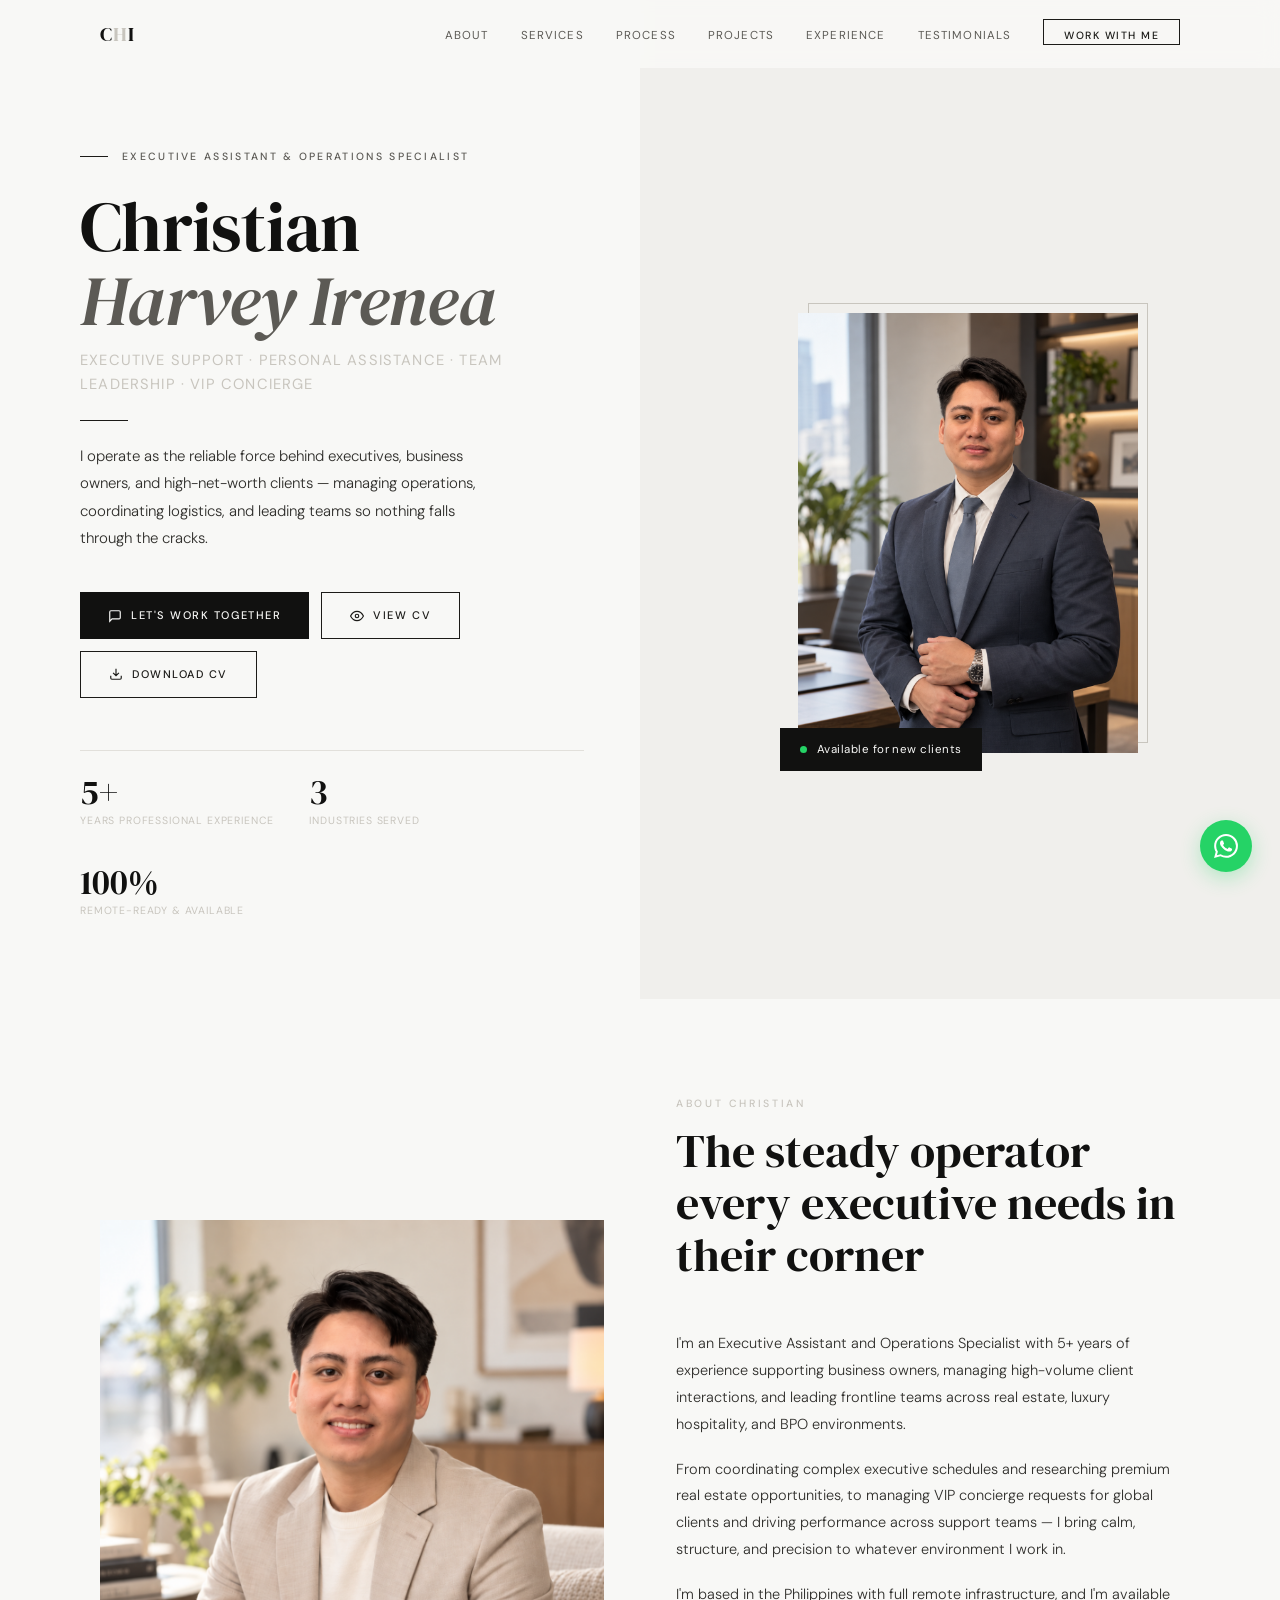
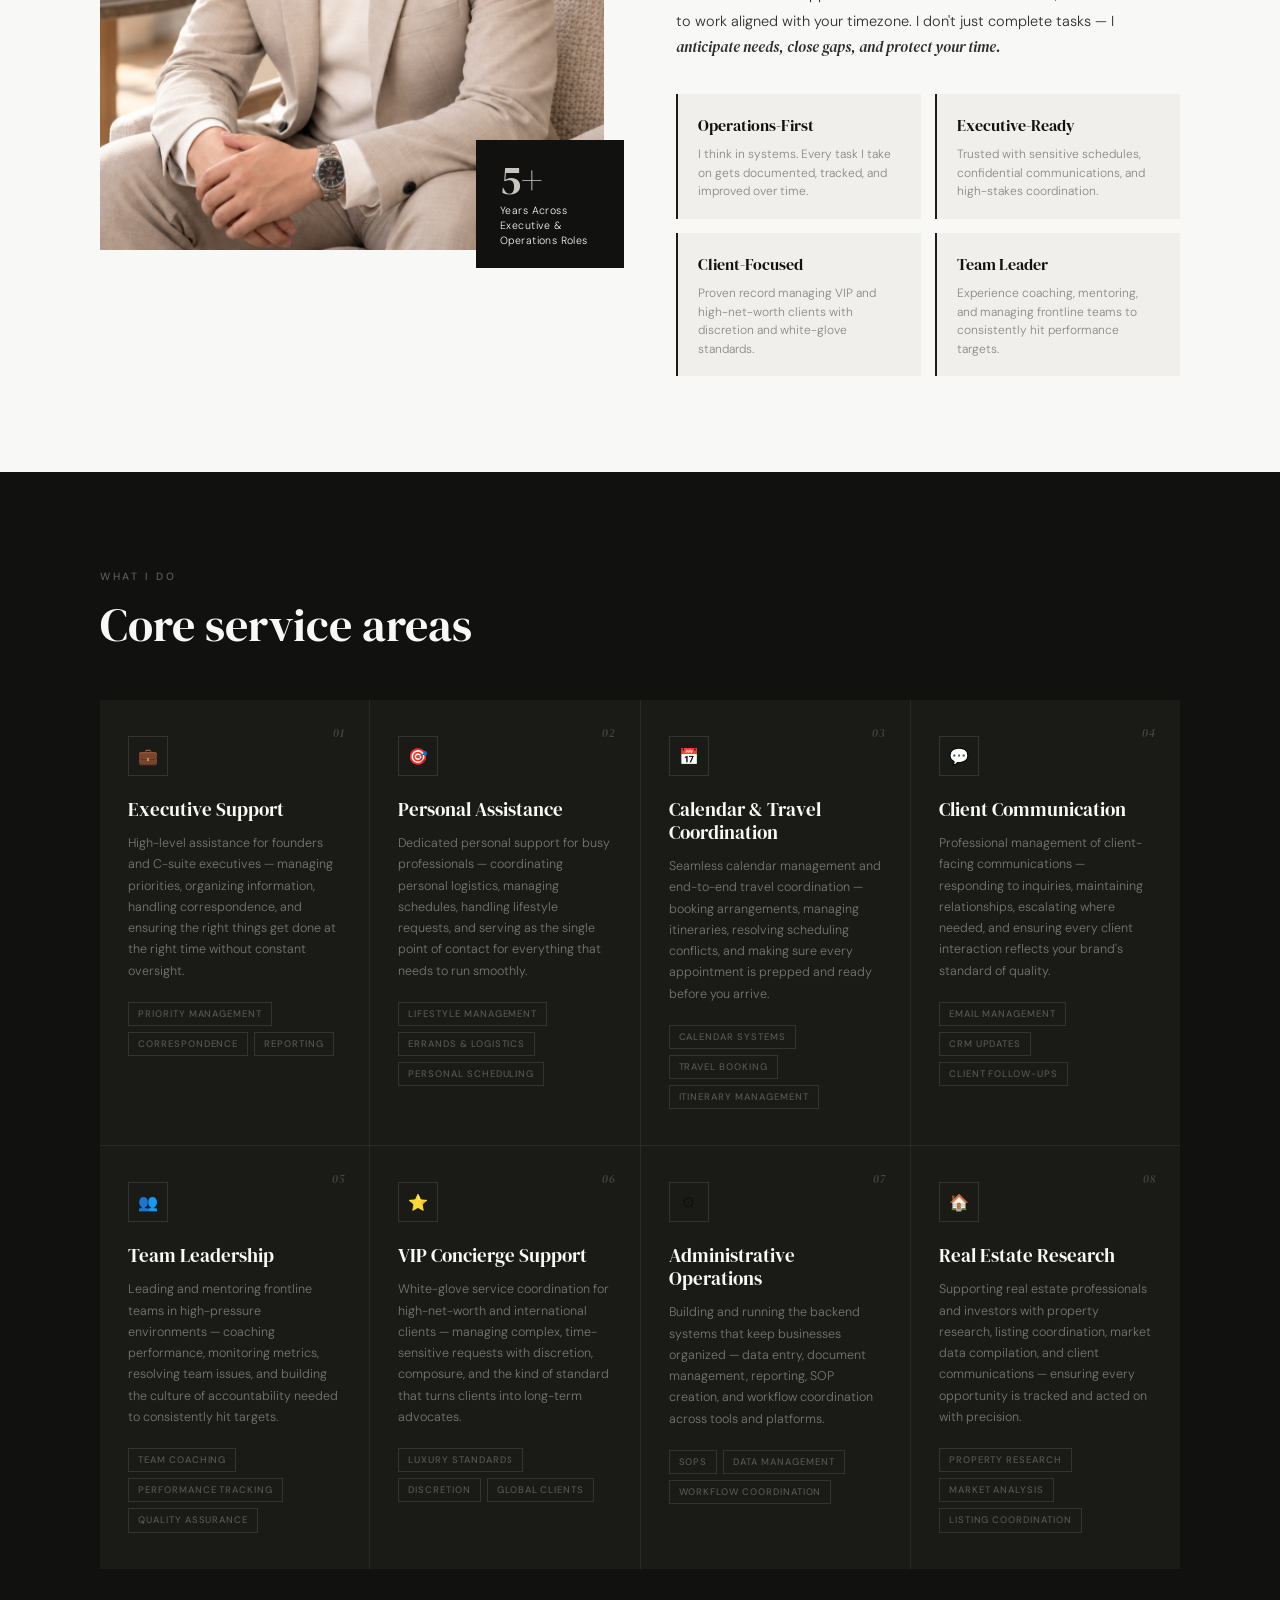
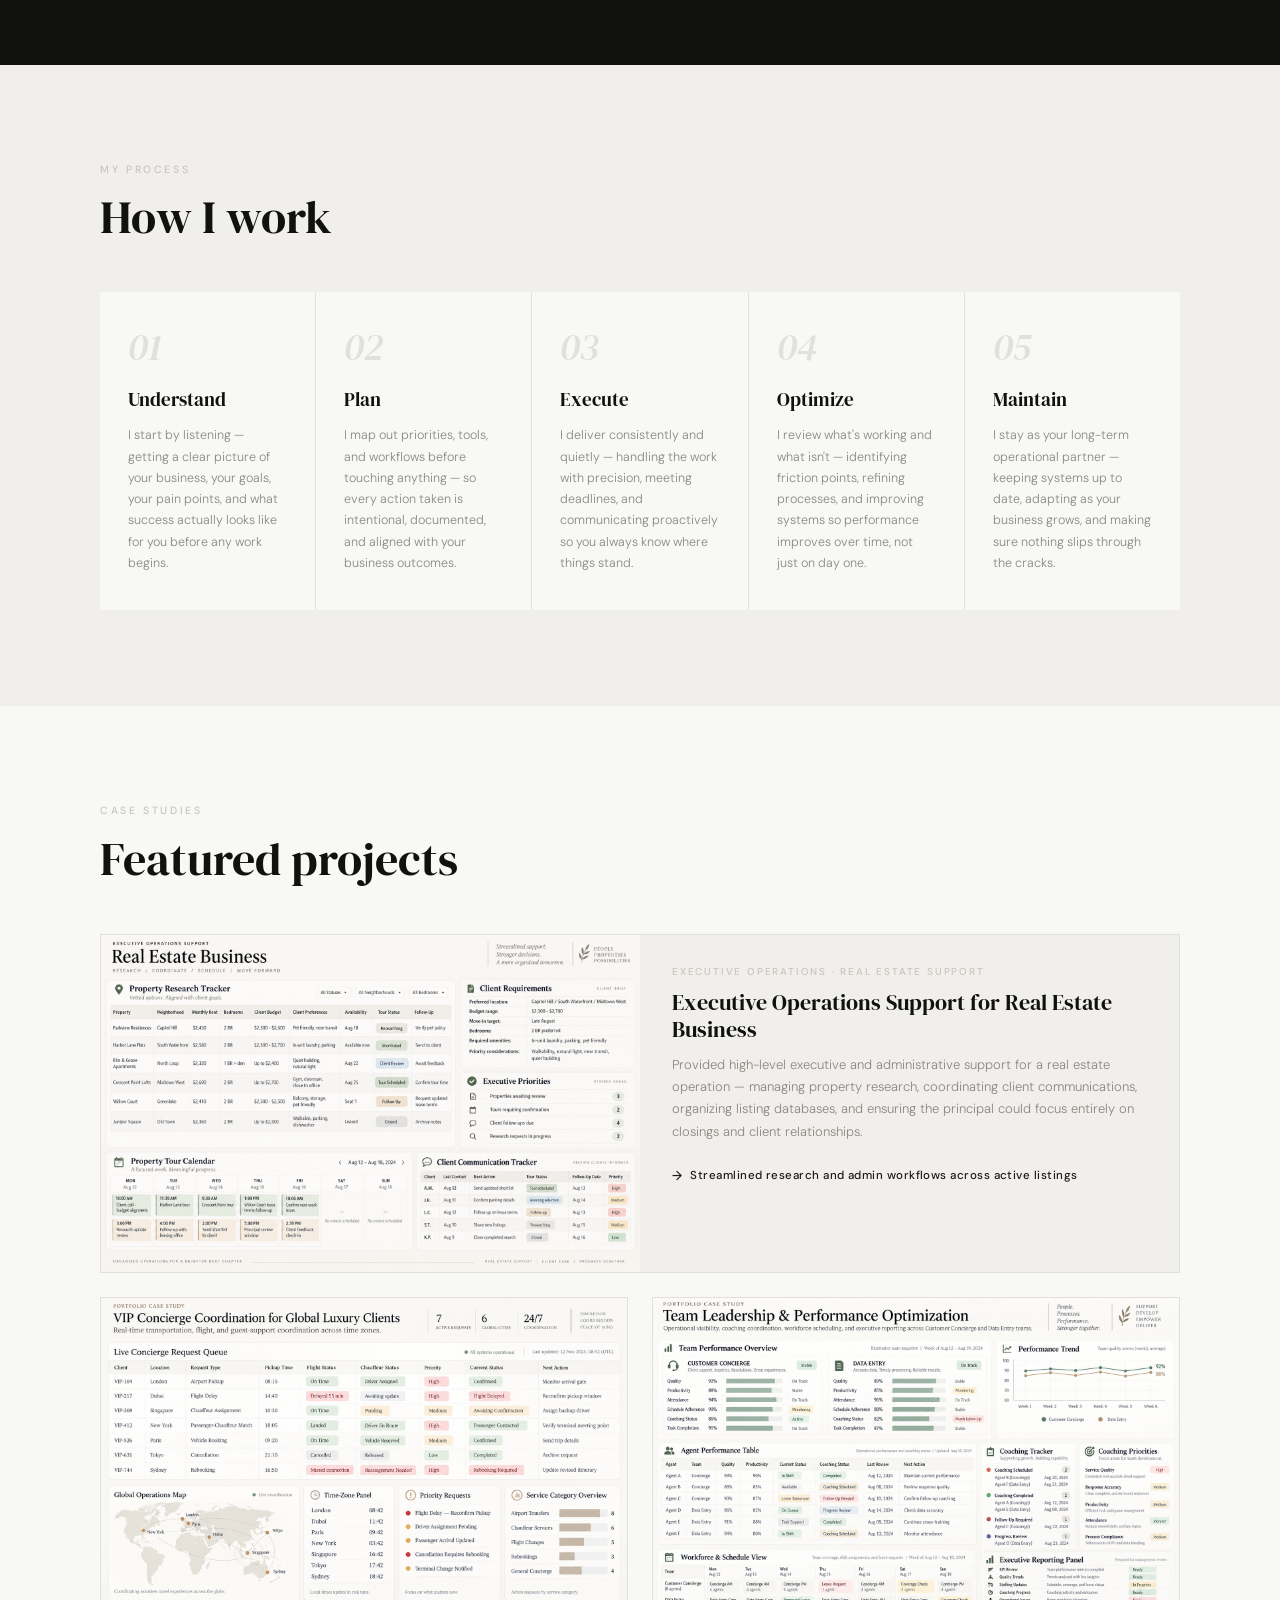
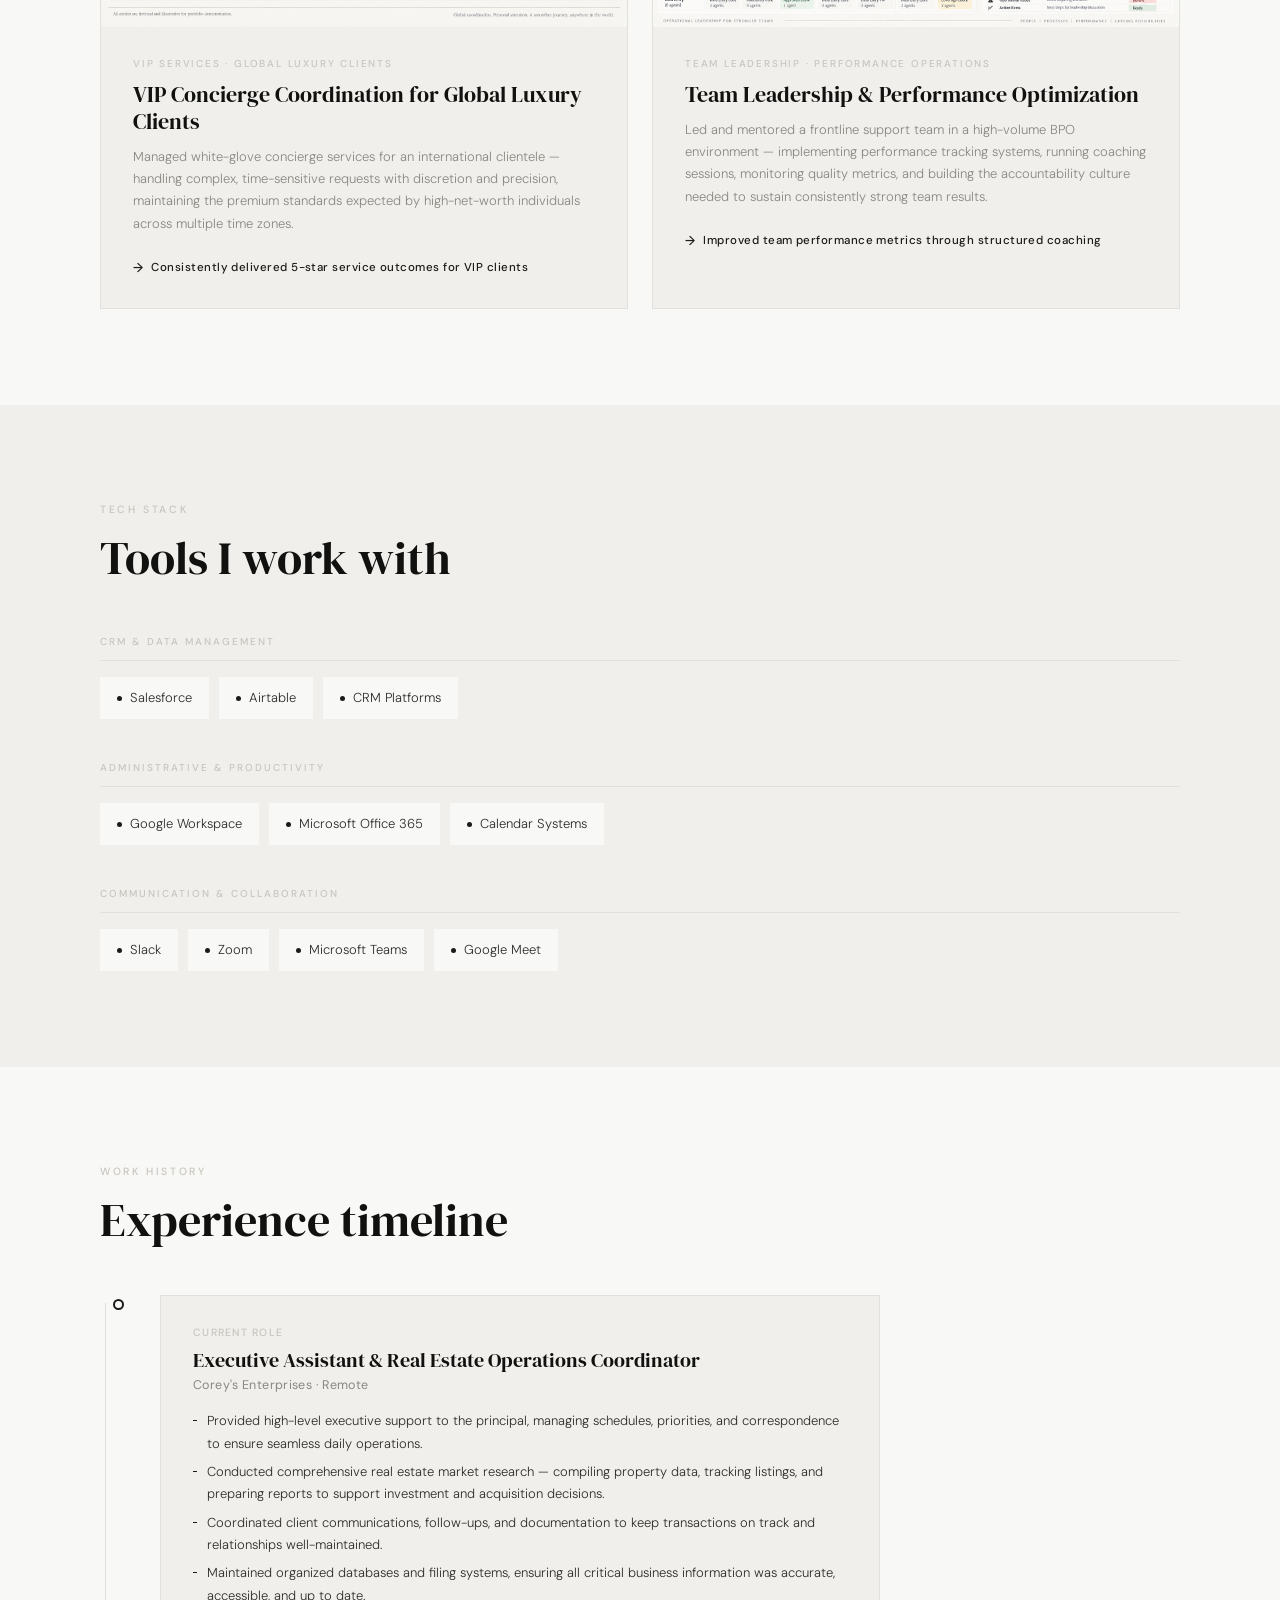
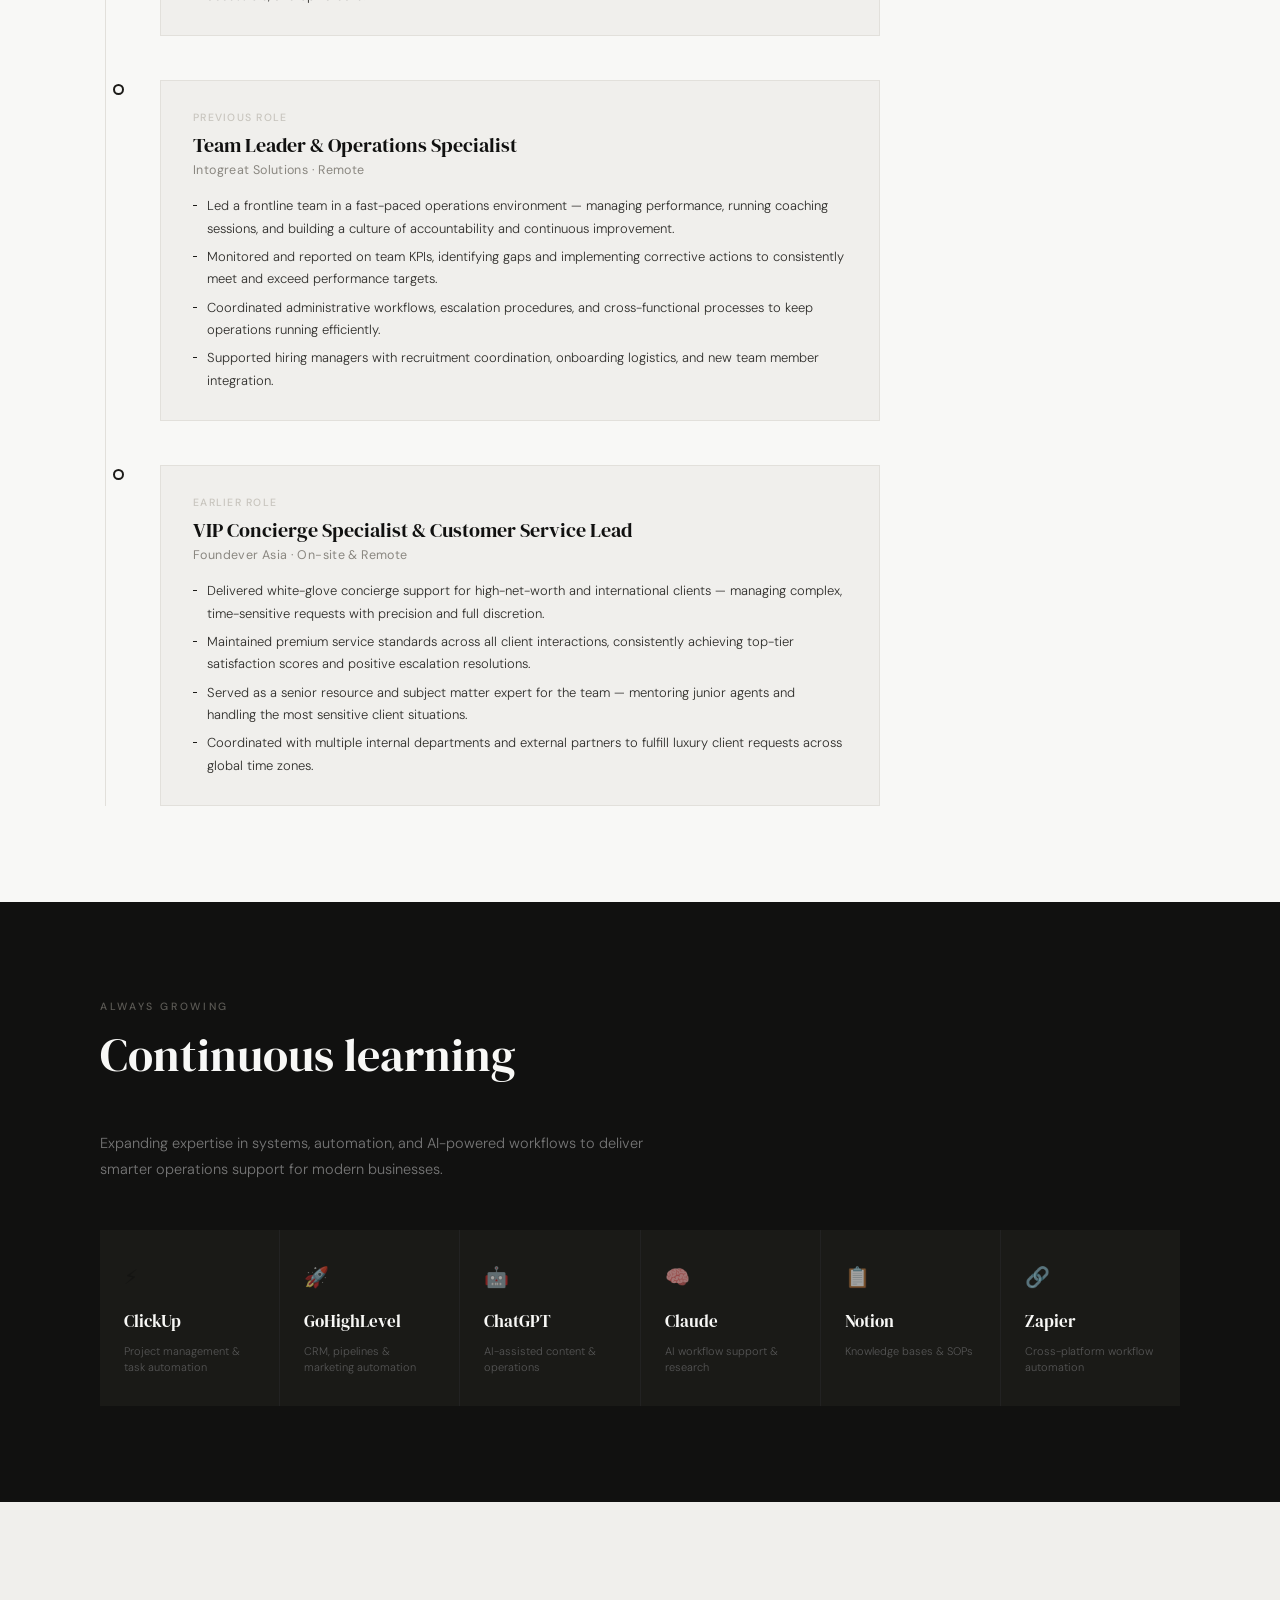
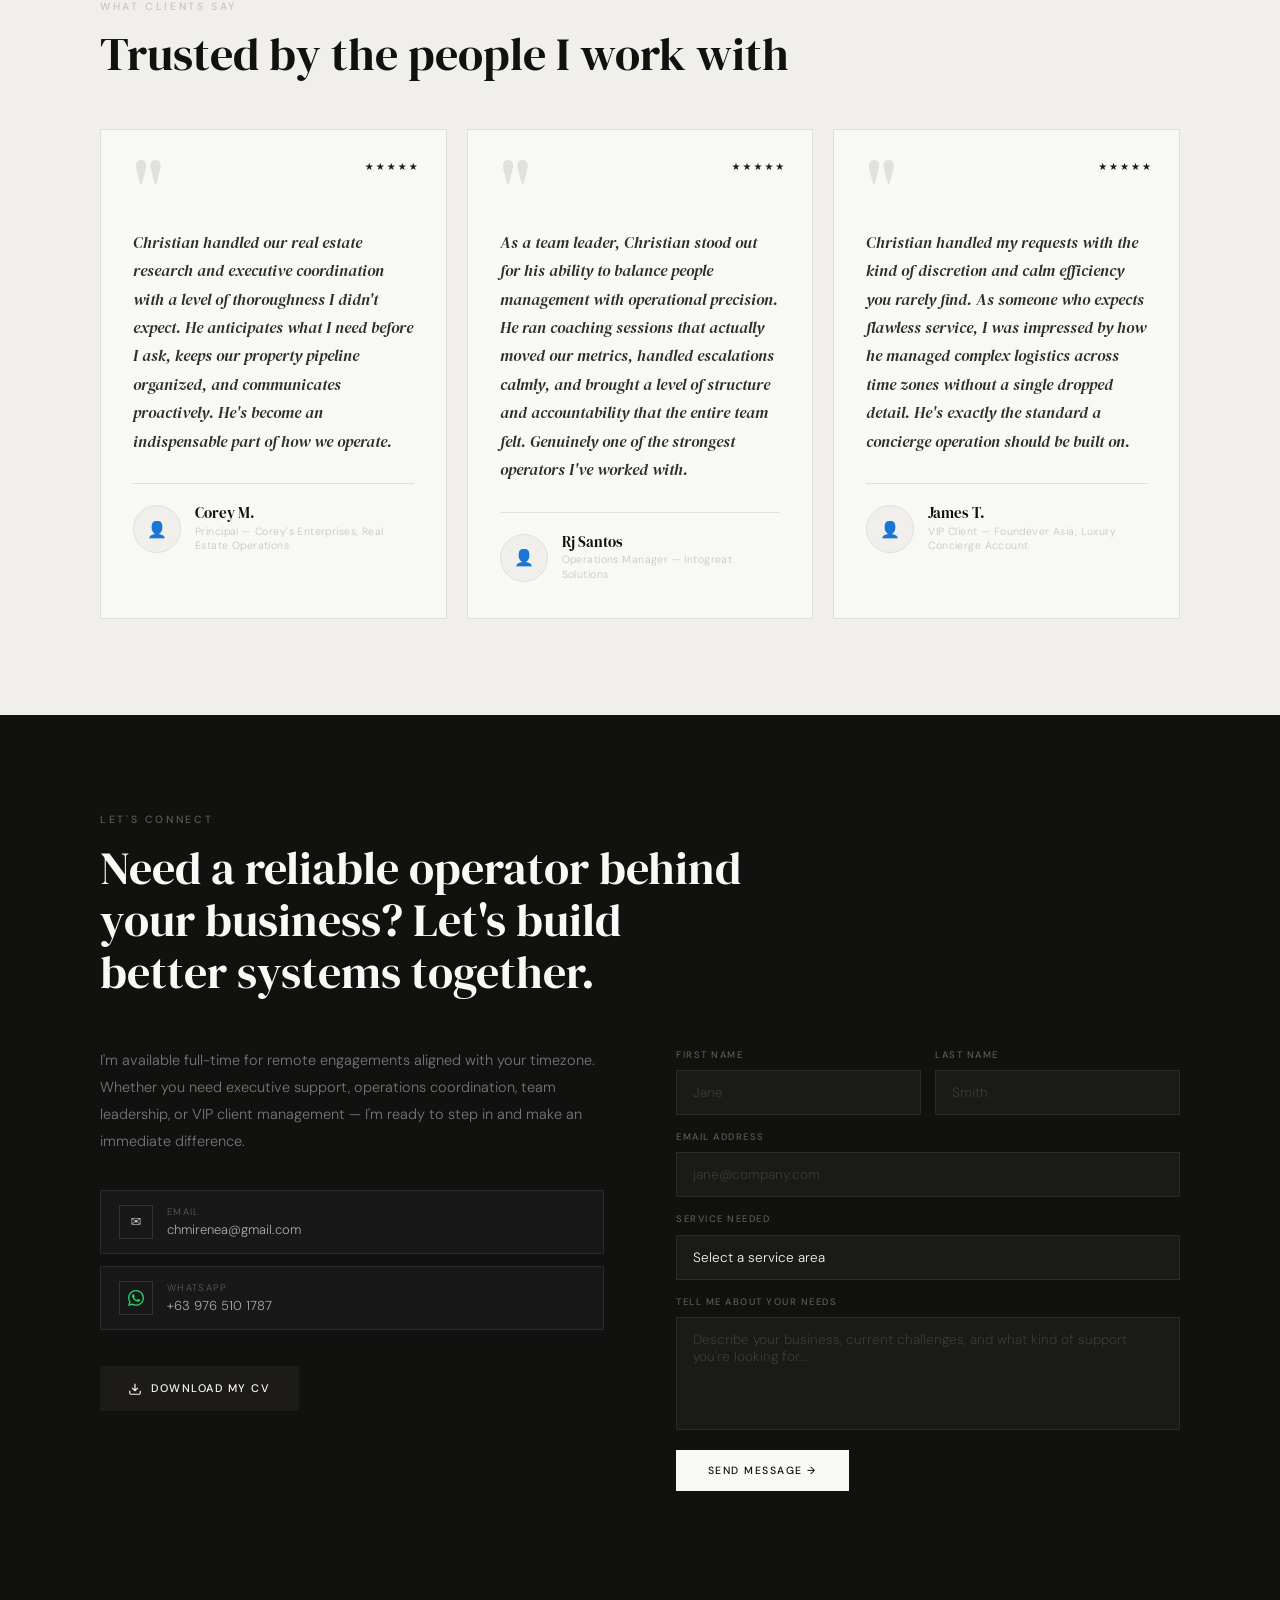
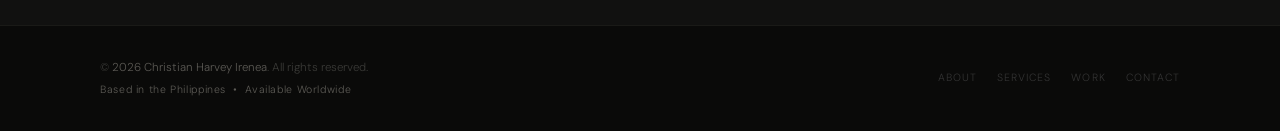
<file: index.html>
<!DOCTYPE html>
<html lang="en">
<head>
  <meta charset="UTF-8" />
  <meta name="viewport" content="width=device-width, initial-scale=1.0" />
  <meta name="description" content="Christian Harvey Irenea — Executive Assistant, Operations Coordinator, and VIP Client Support Specialist available for high-level remote engagements." />
  <meta name="author" content="Christian Harvey Irenea" />
  <meta property="og:title" content="Christian Harvey Irenea — Executive Assistant & Operations" />
  <meta property="og:description" content="Executive Support | Personal Assistance | Team Leadership | VIP Client Concierge. Available worldwide." />
  <meta property="og:type" content="website" />
  <title>Christian Harvey Irenea — Executive Assistant</title>
  <link rel="preconnect" href="https://fonts.googleapis.com" />
  <link rel="preconnect" href="https://fonts.gstatic.com" crossorigin />
  <link href="https://fonts.googleapis.com/css2?family=DM+Serif+Display:ital@0;1&family=DM+Sans:ital,wght@0,300;0,400;0,500;0,600;1,300&display=swap" rel="stylesheet" />
  <link rel="stylesheet" href="style.css" />
</head>
<body>

  <!-- ── FLOATING WHATSAPP ── -->
  <a href="https://api.whatsapp.com/send?phone=639765101787&text=Hi%20Christian%2C%20I%20found%20your%20portfolio%20and%20would%20like%20to%20connect."
     target="_blank"
     rel="noopener noreferrer"
     class="floating-wa"
     aria-label="Chat on WhatsApp">
    <svg width="24" height="24" viewBox="0 0 24 24" fill="white" aria-hidden="true">
      <path d="M17.472 14.382c-.297-.149-1.758-.867-2.03-.967-.273-.099-.471-.148-.67.15-.197.297-.767.966-.94 1.164-.173.199-.347.223-.644.075-.297-.15-1.255-.463-2.39-1.475-.883-.788-1.48-1.761-1.653-2.059-.173-.297-.018-.458.13-.606.134-.133.298-.347.446-.52.149-.174.198-.298.298-.497.099-.198.05-.371-.025-.52-.075-.149-.669-1.612-.916-2.207-.242-.579-.487-.5-.669-.51-.173-.008-.371-.01-.57-.01-.198 0-.52.074-.792.372-.272.297-1.04 1.016-1.04 2.479 0 1.462 1.065 2.875 1.213 3.074.149.198 2.096 3.2 5.077 4.487.709.306 1.262.489 1.694.625.712.227 1.36.195 1.871.118.571-.085 1.758-.719 2.006-1.413.248-.694.248-1.289.173-1.413-.074-.124-.272-.198-.57-.347m-5.421 7.403h-.004a9.87 9.87 0 01-5.031-1.378l-.361-.214-3.741.982.998-3.648-.235-.374a9.86 9.86 0 01-1.51-5.26c.001-5.45 4.436-9.884 9.888-9.884 2.64 0 5.122 1.03 6.988 2.898a9.825 9.825 0 012.893 6.994c-.003 5.45-4.437 9.884-9.885 9.884m8.413-18.297A11.815 11.815 0 0012.05 0C5.495 0 .16 5.335.157 11.892c0 2.096.547 4.142 1.588 5.945L.057 24l6.305-1.654a11.882 11.882 0 005.683 1.448h.005c6.554 0 11.89-5.335 11.893-11.893a11.821 11.821 0 00-3.48-8.413z"/>
    </svg>
  </a>

  <!-- ── NAVIGATION ── -->
  <nav id="main-nav" role="navigation" aria-label="Main navigation">
    <div class="nav-inner">
      <a href="#hero" class="nav-logo">C<span>H</span>I</a>
      <ul class="nav-links" role="list">
        <li><a href="#about">About</a></li>
        <li><a href="#services">Services</a></li>
        <li><a href="#how-i-work">Process</a></li>
        <li><a href="#projects">Projects</a></li>
        <li><a href="#experience">Experience</a></li>
        <li><a href="#testimonials">Testimonials</a></li>
        <li><a href="#contact" class="nav-cta">Work With Me</a></li>
      </ul>
      <button class="hamburger" id="hamburger" aria-label="Open navigation menu" aria-expanded="false">
        <span></span><span></span><span></span>
      </button>
    </div>
  </nav>

  <!-- ── MOBILE MENU ── -->
  <div class="mobile-menu" id="mobile-menu" role="dialog" aria-label="Mobile navigation">
    <a href="#about" class="mobile-link">About</a>
    <a href="#services" class="mobile-link">Services</a>
    <a href="#how-i-work" class="mobile-link">Process</a>
    <a href="#projects" class="mobile-link">Projects</a>
    <a href="#experience" class="mobile-link">Experience</a>
    <a href="#testimonials" class="mobile-link">Testimonials</a>
    <a href="#contact" class="mobile-link">Contact</a>
  </div>

  <!-- ══════════════════════════════════════════
       HERO
  ══════════════════════════════════════════ -->
  <section id="hero" aria-label="Introduction">
    <div class="hero-left">
      <div class="hero-eyebrow fade-up">
        <div class="hero-eyebrow-line"></div>
        <span>Executive Assistant &amp; Operations Specialist</span>
      </div>
      <h1 class="hero-name fade-up" style="transition-delay:0.1s">
        Christian<br><em>Harvey Irenea</em>
      </h1>
      <p class="hero-role fade-up" style="transition-delay:0.18s">
        Executive Support · Personal Assistance · Team Leadership · VIP Concierge
      </p>
      <div class="rule-line" id="hero-rule"></div>
      <p class="hero-desc fade-up" style="transition-delay:0.25s">
        I operate as the reliable force behind executives, business owners, and high-net-worth clients — managing operations, coordinating logistics, and leading teams so nothing falls through the cracks.
      </p>
      <div class="hero-actions fade-up" style="transition-delay:0.32s">
        <a href="#contact" class="btn-primary">
          <svg width="14" height="14" viewBox="0 0 24 24" fill="none" stroke="currentColor" stroke-width="2" aria-hidden="true"><path d="M21 15a2 2 0 0 1-2 2H7l-4 4V5a2 2 0 0 1 2-2h14a2 2 0 0 1 2 2z"/></svg>
          Let's Work Together
        </a>
        <a href="resume/christian-harvey-irenea.pdf" target="_blank" rel="noopener noreferrer" class="btn-outline">
          <svg width="14" height="14" viewBox="0 0 24 24" fill="none" stroke="currentColor" stroke-width="2" aria-hidden="true"><path d="M1 12s4-8 11-8 11 8 11 8-4 8-11 8-11-8-11-8z"/><circle cx="12" cy="12" r="3"/></svg>
          View CV
        </a>
        <a href="resume/christian-harvey-irenea.pdf" download class="btn-outline">
          <svg width="14" height="14" viewBox="0 0 24 24" fill="none" stroke="currentColor" stroke-width="2" aria-hidden="true"><path d="M21 15v4a2 2 0 0 1-2 2H5a2 2 0 0 1-2-2v-4M7 10l5 5 5-5M12 15V3"/></svg>
          Download CV
        </a>
      </div>
      <div class="hero-stats fade-up" style="transition-delay:0.4s">
        <div class="hero-stat">
          <div class="hero-stat-num" data-target="5" data-suffix="+">0</div>
          <div class="hero-stat-label">Years Professional Experience</div>
        </div>
        <div class="hero-stat">
          <div class="hero-stat-num" data-target="3" data-suffix="">0</div>
          <div class="hero-stat-label">Industries Served</div>
        </div>
        <div class="hero-stat">
          <div class="hero-stat-num" data-target="100" data-suffix="%">0</div>
          <div class="hero-stat-label">Remote-Ready &amp; Available</div>
        </div>
      </div>
    </div>
  <div class="hero-right">
  <div class="hero-image-wrap fade-up" style="transition-delay:0.2s">
    <img
      src="images/cprofile.png"
      alt="Christian Harvey Irenea"
    />

    <div class="hero-availability" aria-live="polite">
      <span class="avail-dot" aria-hidden="true"></span>
      <span class="avail-text">Available for new clients</span>
    </div>
  </div>
</div>
  </section>

  <!-- ══════════════════════════════════════════
       ABOUT
  ══════════════════════════════════════════ -->
  <section id="about" aria-label="About Christian">
    <div class="container">
      <div class="about-grid">
       <div class="about-image-wrap fade-up">
  <div class="about-image-frame">
    <img
      src="images/cabout.png"
      alt="Christian at work"
    />
  </div>

  <div class="about-image-badge">
    <div class="about-badge-num" data-target="5" data-suffix="+">5+</div>
    <div class="about-badge-label">
      Years Across Executive &amp; Operations Roles
    </div>
  </div>
</div>
        <div class="about-text fade-up" style="transition-delay:0.15s">
          <span class="section-label">About Christian</span>
          <h2 class="section-title">The steady operator every executive needs in their corner</h2>
          <p>I'm an Executive Assistant and Operations Specialist with 5+ years of experience supporting business owners, managing high-volume client interactions, and leading frontline teams across real estate, luxury hospitality, and BPO environments.</p>
          <p>From coordinating complex executive schedules and researching premium real estate opportunities, to managing VIP concierge requests for global clients and driving performance across support teams — I bring calm, structure, and precision to whatever environment I work in.</p>
          <p>I'm based in the Philippines with full remote infrastructure, and I'm available to work aligned with your timezone. I don't just complete tasks — I <em>anticipate needs, close gaps, and protect your time.</em></p>
          <div class="about-pillars">
            <div class="about-pillar">
              <div class="about-pillar-title">Operations-First</div>
              <p>I think in systems. Every task I take on gets documented, tracked, and improved over time.</p>
            </div>
            <div class="about-pillar">
              <div class="about-pillar-title">Executive-Ready</div>
              <p>Trusted with sensitive schedules, confidential communications, and high-stakes coordination.</p>
            </div>
            <div class="about-pillar">
              <div class="about-pillar-title">Client-Focused</div>
              <p>Proven record managing VIP and high-net-worth clients with discretion and white-glove standards.</p>
            </div>
            <div class="about-pillar">
              <div class="about-pillar-title">Team Leader</div>
              <p>Experience coaching, mentoring, and managing frontline teams to consistently hit performance targets.</p>
            </div>
          </div>
        </div>
      </div>
    </div>
  </section>

  <!-- ══════════════════════════════════════════
       SERVICES
  ══════════════════════════════════════════ -->
  <section id="services" aria-label="Core Services">
    <div class="container">
      <span class="section-label fade-up">What I Do</span>
      <h2 class="section-title fade-up">Core service areas</h2>
      <div class="services-grid">

        <div class="service-card fade-up">
          <span class="service-num" aria-hidden="true">01</span>
          <div class="service-icon" aria-hidden="true">💼</div>
          <h3 class="service-title">Executive Support</h3>
          <p class="service-desc">High-level assistance for founders and C-suite executives — managing priorities, organizing information, handling correspondence, and ensuring the right things get done at the right time without constant oversight.</p>
          <div class="service-tags">
            <span class="tag">Priority Management</span>
            <span class="tag">Correspondence</span>
            <span class="tag">Reporting</span>
          </div>
        </div>

        <div class="service-card fade-up" style="transition-delay:0.07s">
          <span class="service-num" aria-hidden="true">02</span>
          <div class="service-icon" aria-hidden="true">🎯</div>
          <h3 class="service-title">Personal Assistance</h3>
          <p class="service-desc">Dedicated personal support for busy professionals — coordinating personal logistics, managing schedules, handling lifestyle requests, and serving as the single point of contact for everything that needs to run smoothly.</p>
          <div class="service-tags">
            <span class="tag">Lifestyle Management</span>
            <span class="tag">Errands &amp; Logistics</span>
            <span class="tag">Personal Scheduling</span>
          </div>
        </div>

        <div class="service-card fade-up" style="transition-delay:0.14s">
          <span class="service-num" aria-hidden="true">03</span>
          <div class="service-icon" aria-hidden="true">📅</div>
          <h3 class="service-title">Calendar &amp; Travel Coordination</h3>
          <p class="service-desc">Seamless calendar management and end-to-end travel coordination — booking arrangements, managing itineraries, resolving scheduling conflicts, and making sure every appointment is prepped and ready before you arrive.</p>
          <div class="service-tags">
            <span class="tag">Calendar Systems</span>
            <span class="tag">Travel Booking</span>
            <span class="tag">Itinerary Management</span>
          </div>
        </div>

        <div class="service-card fade-up" style="transition-delay:0.21s">
          <span class="service-num" aria-hidden="true">04</span>
          <div class="service-icon" aria-hidden="true">💬</div>
          <h3 class="service-title">Client Communication</h3>
          <p class="service-desc">Professional management of client-facing communications — responding to inquiries, maintaining relationships, escalating where needed, and ensuring every client interaction reflects your brand's standard of quality.</p>
          <div class="service-tags">
            <span class="tag">Email Management</span>
            <span class="tag">CRM Updates</span>
            <span class="tag">Client Follow-ups</span>
          </div>
        </div>

        <div class="service-card fade-up" style="transition-delay:0.28s">
          <span class="service-num" aria-hidden="true">05</span>
          <div class="service-icon" aria-hidden="true">👥</div>
          <h3 class="service-title">Team Leadership</h3>
          <p class="service-desc">Leading and mentoring frontline teams in high-pressure environments — coaching performance, monitoring metrics, resolving team issues, and building the culture of accountability needed to consistently hit targets.</p>
          <div class="service-tags">
            <span class="tag">Team Coaching</span>
            <span class="tag">Performance Tracking</span>
            <span class="tag">Quality Assurance</span>
          </div>
        </div>

        <div class="service-card fade-up" style="transition-delay:0.35s">
          <span class="service-num" aria-hidden="true">06</span>
          <div class="service-icon" aria-hidden="true">⭐</div>
          <h3 class="service-title">VIP Concierge Support</h3>
          <p class="service-desc">White-glove service coordination for high-net-worth and international clients — managing complex, time-sensitive requests with discretion, composure, and the kind of standard that turns clients into long-term advocates.</p>
          <div class="service-tags">
            <span class="tag">Luxury Standards</span>
            <span class="tag">Discretion</span>
            <span class="tag">Global Clients</span>
          </div>
        </div>

        <div class="service-card fade-up" style="transition-delay:0.42s">
          <span class="service-num" aria-hidden="true">07</span>
          <div class="service-icon" aria-hidden="true">⚙️</div>
          <h3 class="service-title">Administrative Operations</h3>
          <p class="service-desc">Building and running the backend systems that keep businesses organized — data entry, document management, reporting, SOP creation, and workflow coordination across tools and platforms.</p>
          <div class="service-tags">
            <span class="tag">SOPs</span>
            <span class="tag">Data Management</span>
            <span class="tag">Workflow Coordination</span>
          </div>
        </div>

        <div class="service-card fade-up" style="transition-delay:0.49s">
          <span class="service-num" aria-hidden="true">08</span>
          <div class="service-icon" aria-hidden="true">🏠</div>
          <h3 class="service-title">Real Estate Research</h3>
          <p class="service-desc">Supporting real estate professionals and investors with property research, listing coordination, market data compilation, and client communications — ensuring every opportunity is tracked and acted on with precision.</p>
          <div class="service-tags">
            <span class="tag">Property Research</span>
            <span class="tag">Market Analysis</span>
            <span class="tag">Listing Coordination</span>
          </div>
        </div>

      </div>
    </div>
  </section>

  <!-- ══════════════════════════════════════════
       HOW I WORK
  ══════════════════════════════════════════ -->
  <section id="how-i-work" aria-label="How Christian Works">
    <div class="container">
      <span class="section-label fade-up">My Process</span>
      <h2 class="section-title fade-up">How I work</h2>
      <div class="workflow-steps">

        <div class="workflow-step fade-up">
          <div class="workflow-num">01</div>
          <div class="workflow-title">Understand</div>
          <p class="workflow-desc">I start by listening — getting a clear picture of your business, your goals, your pain points, and what success actually looks like for you before any work begins.</p>
        </div>

        <div class="workflow-step fade-up" style="transition-delay:0.08s">
          <div class="workflow-num">02</div>
          <div class="workflow-title">Plan</div>
          <p class="workflow-desc">I map out priorities, tools, and workflows before touching anything — so every action taken is intentional, documented, and aligned with your business outcomes.</p>
        </div>

        <div class="workflow-step fade-up" style="transition-delay:0.16s">
          <div class="workflow-num">03</div>
          <div class="workflow-title">Execute</div>
          <p class="workflow-desc">I deliver consistently and quietly — handling the work with precision, meeting deadlines, and communicating proactively so you always know where things stand.</p>
        </div>

        <div class="workflow-step fade-up" style="transition-delay:0.24s">
          <div class="workflow-num">04</div>
          <div class="workflow-title">Optimize</div>
          <p class="workflow-desc">I review what's working and what isn't — identifying friction points, refining processes, and improving systems so performance improves over time, not just on day one.</p>
        </div>

        <div class="workflow-step fade-up" style="transition-delay:0.32s">
          <div class="workflow-num">05</div>
          <div class="workflow-title">Maintain</div>
          <p class="workflow-desc">I stay as your long-term operational partner — keeping systems up to date, adapting as your business grows, and making sure nothing slips through the cracks.</p>
        </div>

      </div>
    </div>
  </section>

 <!-- ══════════════════════════════════════════
     PROJECTS
══════════════════════════════════════════ -->
<section id="projects" aria-label="Featured Projects">
  <div class="container">

    <span class="section-label fade-up">Case Studies</span>
    <h2 class="section-title fade-up">Featured projects</h2>

    <div class="projects-grid">

      <!-- REAL ESTATE -->
      <article class="project-card project-card--featured fade-up">

        <div class="project-img">
          <img
            src="images/project-realestate.png"
            alt="Real Estate Executive Operations"
          />

          <a
            href="case-study/real-estate.html"
            class="project-overlay"
            aria-label="View Real Estate Executive Operations case study"
          >
            <span class="project-overlay-label">
              View Case Study
            </span>
          </a>
        </div>

        <div class="project-body">

          <div class="project-category">
            Executive Operations · Real Estate Support
          </div>

          <h3 class="project-title">
            Executive Operations Support for Real Estate Business
          </h3>

          <p class="project-desc">
            Provided high-level executive and administrative support for a real
            estate operation — managing property research, coordinating client
            communications, organizing listing databases, and ensuring the
            principal could focus entirely on closings and client relationships.
          </p>

          <span class="project-result">
            Streamlined research and admin workflows across active listings
          </span>

        </div>
      </article>


      <!-- VIP CONCIERGE -->
      <article
        class="project-card fade-up"
        style="transition-delay:0.1s"
      >

        <div class="project-img">
          <img
            src="images/project-concierge.png"
            alt="VIP Concierge Coordination"
          />

          <a
            href="case-study/concierge.html"
            class="project-overlay"
            aria-label="View VIP Concierge Coordination case study"
          >
            <span class="project-overlay-label">
              View Case Study
            </span>
          </a>
        </div>

        <div class="project-body">

          <div class="project-category">
            VIP Services · Global Luxury Clients
          </div>

          <h3 class="project-title">
            VIP Concierge Coordination for Global Luxury Clients
          </h3>

          <p class="project-desc">
            Managed white-glove concierge services for an international
            clientele — handling complex, time-sensitive requests with
            discretion and precision, maintaining the premium standards
            expected by high-net-worth individuals across multiple time zones.
          </p>

          <span class="project-result">
            Consistently delivered 5-star service outcomes for VIP clients
          </span>

        </div>
      </article>


      <!-- TEAM LEADERSHIP -->
      <article
        class="project-card fade-up"
        style="transition-delay:0.2s"
      >

        <div class="project-img">
          <img
            src="images/project-leadership.png"
            alt="Team Leadership Operations"
          />

          <a
            href="case-study/leadership.html"
            class="project-overlay"
            aria-label="View Team Leadership and Performance Optimization case study"
          >
            <span class="project-overlay-label">
              View Case Study
            </span>
          </a>
        </div>

        <div class="project-body">

          <div class="project-category">
            Team Leadership · Performance Operations
          </div>

          <h3 class="project-title">
            Team Leadership &amp; Performance Optimization
          </h3>

          <p class="project-desc">
            Led and mentored a frontline support team in a high-volume BPO
            environment — implementing performance tracking systems, running
            coaching sessions, monitoring quality metrics, and building the
            accountability culture needed to sustain consistently strong team
            results.
          </p>

          <span class="project-result">
            Improved team performance metrics through structured coaching
          </span>

        </div>
      </article>

    </div>
  </div>
</section>

  <!-- ══════════════════════════════════════════
       TOOLS
  ══════════════════════════════════════════ -->
  <section id="tools" aria-label="Tools and Tech Stack">
    <div class="container">
      <span class="section-label fade-up">Tech Stack</span>
      <h2 class="section-title fade-up">Tools I work with</h2>
      <div class="tools-categories fade-up" style="transition-delay:0.1s">

        <div class="tools-category">
          <div class="tools-category-label">CRM &amp; Data Management</div>
          <div class="tools-row">
            <span class="tool-chip"><span class="tool-chip-dot"></span>Salesforce</span>
            <span class="tool-chip"><span class="tool-chip-dot"></span>Airtable</span>
            <span class="tool-chip"><span class="tool-chip-dot"></span>CRM Platforms</span>
          </div>
        </div>

        <div class="tools-category">
          <div class="tools-category-label">Administrative &amp; Productivity</div>
          <div class="tools-row">
            <span class="tool-chip"><span class="tool-chip-dot"></span>Google Workspace</span>
            <span class="tool-chip"><span class="tool-chip-dot"></span>Microsoft Office 365</span>
            <span class="tool-chip"><span class="tool-chip-dot"></span>Calendar Systems</span>
          </div>
        </div>

        <div class="tools-category">
          <div class="tools-category-label">Communication &amp; Collaboration</div>
          <div class="tools-row">
            <span class="tool-chip"><span class="tool-chip-dot"></span>Slack</span>
            <span class="tool-chip"><span class="tool-chip-dot"></span>Zoom</span>
            <span class="tool-chip"><span class="tool-chip-dot"></span>Microsoft Teams</span>
            <span class="tool-chip"><span class="tool-chip-dot"></span>Google Meet</span>
          </div>
        </div>

      </div>
    </div>
  </section>

  <!-- ══════════════════════════════════════════
       EXPERIENCE TIMELINE
  ══════════════════════════════════════════ -->
  <section id="experience" aria-label="Work Experience">
    <div class="container">
      <span class="section-label fade-up">Work History</span>
      <h2 class="section-title fade-up">Experience timeline</h2>
      <div class="timeline fade-up" style="transition-delay:0.1s">

        <div class="timeline-item">
          <div class="timeline-marker" aria-hidden="true"><div class="timeline-dot"></div></div>
          <div class="timeline-content">
            <div class="timeline-period">Current Role</div>
            <h3 class="timeline-role">Executive Assistant &amp; Real Estate Operations Coordinator</h3>
            <div class="timeline-company">Corey's Enterprises · Remote</div>
            <ul class="timeline-bullets">
              <li>Provided high-level executive support to the principal, managing schedules, priorities, and correspondence to ensure seamless daily operations.</li>
              <li>Conducted comprehensive real estate market research — compiling property data, tracking listings, and preparing reports to support investment and acquisition decisions.</li>
              <li>Coordinated client communications, follow-ups, and documentation to keep transactions on track and relationships well-maintained.</li>
              <li>Maintained organized databases and filing systems, ensuring all critical business information was accurate, accessible, and up to date.</li>
            </ul>
          </div>
        </div>

        <div class="timeline-item">
          <div class="timeline-marker" aria-hidden="true"><div class="timeline-dot"></div></div>
          <div class="timeline-content">
            <div class="timeline-period">Previous Role</div>
            <h3 class="timeline-role">Team Leader &amp; Operations Specialist</h3>
            <div class="timeline-company">Intogreat Solutions · Remote</div>
            <ul class="timeline-bullets">
              <li>Led a frontline team in a fast-paced operations environment — managing performance, running coaching sessions, and building a culture of accountability and continuous improvement.</li>
              <li>Monitored and reported on team KPIs, identifying gaps and implementing corrective actions to consistently meet and exceed performance targets.</li>
              <li>Coordinated administrative workflows, escalation procedures, and cross-functional processes to keep operations running efficiently.</li>
              <li>Supported hiring managers with recruitment coordination, onboarding logistics, and new team member integration.</li>
            </ul>
          </div>
        </div>

        <div class="timeline-item">
          <div class="timeline-marker" aria-hidden="true"><div class="timeline-dot"></div></div>
          <div class="timeline-content">
            <div class="timeline-period">Earlier Role</div>
            <h3 class="timeline-role">VIP Concierge Specialist &amp; Customer Service Lead</h3>
            <div class="timeline-company">Foundever Asia · On-site &amp; Remote</div>
            <ul class="timeline-bullets">
              <li>Delivered white-glove concierge support for high-net-worth and international clients — managing complex, time-sensitive requests with precision and full discretion.</li>
              <li>Maintained premium service standards across all client interactions, consistently achieving top-tier satisfaction scores and positive escalation resolutions.</li>
              <li>Served as a senior resource and subject matter expert for the team — mentoring junior agents and handling the most sensitive client situations.</li>
              <li>Coordinated with multiple internal departments and external partners to fulfill luxury client requests across global time zones.</li>
            </ul>
          </div>
        </div>

      </div>
    </div>
  </section>

  <!-- ══════════════════════════════════════════
       CONTINUOUS LEARNING
  ══════════════════════════════════════════ -->
  <section id="learning" aria-label="Continuous Learning">
    <div class="container">
      <span class="section-label fade-up">Always Growing</span>
      <h2 class="section-title fade-up">Continuous learning</h2>
      <div class="learning-wrap fade-up" style="transition-delay:0.1s">
        <p class="learning-desc">Expanding expertise in systems, automation, and AI-powered workflows to deliver smarter operations support for modern businesses.</p>
        <div class="learning-grid">

          <div class="learning-card">
            <div class="learning-icon" aria-hidden="true">⚡</div>
            <div class="learning-name">ClickUp</div>
            <div class="learning-note">Project management &amp; task automation</div>
          </div>

          <div class="learning-card">
            <div class="learning-icon" aria-hidden="true">🚀</div>
            <div class="learning-name">GoHighLevel</div>
            <div class="learning-note">CRM, pipelines &amp; marketing automation</div>
          </div>

          <div class="learning-card">
            <div class="learning-icon" aria-hidden="true">🤖</div>
            <div class="learning-name">ChatGPT</div>
            <div class="learning-note">AI-assisted content &amp; operations</div>
          </div>

          <div class="learning-card">
            <div class="learning-icon" aria-hidden="true">🧠</div>
            <div class="learning-name">Claude</div>
            <div class="learning-note">AI workflow support &amp; research</div>
          </div>

          <div class="learning-card">
            <div class="learning-icon" aria-hidden="true">📋</div>
            <div class="learning-name">Notion</div>
            <div class="learning-note">Knowledge bases &amp; SOPs</div>
          </div>

          <div class="learning-card">
            <div class="learning-icon" aria-hidden="true">🔗</div>
            <div class="learning-name">Zapier</div>
            <div class="learning-note">Cross-platform workflow automation</div>
          </div>

        </div>
      </div>
    </div>
  </section>

  <!-- ══════════════════════════════════════════
       TESTIMONIALS
  ══════════════════════════════════════════ -->
  <section id="testimonials" aria-label="Client Testimonials">
    <div class="container">
      <span class="section-label fade-up">What Clients Say</span>
      <h2 class="section-title fade-up">Trusted by the people I work with</h2>
      <div class="testimonials-grid">

        <div class="testimonial-card fade-up">
          <div class="testimonial-stars" aria-label="5 out of 5 stars">
            <span class="star">★</span><span class="star">★</span><span class="star">★</span><span class="star">★</span><span class="star">★</span>
          </div>
          <span class="testimonial-quote-mark" aria-hidden="true">"</span>
          <p class="testimonial-text">Christian handled our real estate research and executive coordination with a level of thoroughness I didn't expect. He anticipates what I need before I ask, keeps our property pipeline organized, and communicates proactively. He's become an indispensable part of how we operate.</p>
          <div class="testimonial-author">
            <div class="testimonial-photo">
              <!-- Replace with: <img src="images/testimonial-1.jpg" alt="Real Estate Client" /> -->
              👤
            </div>
            <div>
              <div class="testimonial-name">Corey M.</div>
              <div class="testimonial-position">Principal — Corey's Enterprises, Real Estate Operations</div>
            </div>
          </div>
        </div>

        <div class="testimonial-card fade-up" style="transition-delay:0.1s">
          <div class="testimonial-stars" aria-label="5 out of 5 stars">
            <span class="star">★</span><span class="star">★</span><span class="star">★</span><span class="star">★</span><span class="star">★</span>
          </div>
          <span class="testimonial-quote-mark" aria-hidden="true">"</span>
          <p class="testimonial-text">As a team leader, Christian stood out for his ability to balance people management with operational precision. He ran coaching sessions that actually moved our metrics, handled escalations calmly, and brought a level of structure and accountability that the entire team felt. Genuinely one of the strongest operators I've worked with.</p>
          <div class="testimonial-author">
            <div class="testimonial-photo">
              <!-- Replace with: <img src="images/testimonial-2.jpg" alt="Operations Manager" /> -->
              👤
            </div>
            <div>
              <div class="testimonial-name">Rj Santos</div>
              <div class="testimonial-position">Operations Manager — Intogreat Solutions</div>
            </div>
          </div>
        </div>

        <div class="testimonial-card fade-up" style="transition-delay:0.2s">
          <div class="testimonial-stars" aria-label="5 out of 5 stars">
            <span class="star">★</span><span class="star">★</span><span class="star">★</span><span class="star">★</span><span class="star">★</span>
          </div>
          <span class="testimonial-quote-mark" aria-hidden="true">"</span>
          <p class="testimonial-text">Christian handled my requests with the kind of discretion and calm efficiency you rarely find. As someone who expects flawless service, I was impressed by how he managed complex logistics across time zones without a single dropped detail. He's exactly the standard a concierge operation should be built on.</p>
          <div class="testimonial-author">
            <div class="testimonial-photo">
              <!-- Replace with: <img src="images/testimonial-3.jpg" alt="VIP Concierge Client" /> -->
              👤
            </div>
            <div>
              <div class="testimonial-name">James T.</div>
              <div class="testimonial-position">VIP Client — Foundever Asia, Luxury Concierge Account</div>
            </div>
          </div>
        </div>

      </div>
    </div>
  </section>

  <!-- ══════════════════════════════════════════
       CONTACT
  ══════════════════════════════════════════ -->
  <section id="contact" aria-label="Contact Christian">
    <div class="container">
      <span class="section-label fade-up">Let's Connect</span>
      <h2 class="section-title fade-up">Need a reliable operator behind<br>your business? Let's build<br>better systems together.</h2>
      <div class="contact-grid">

        <div class="contact-info fade-up">
          <p>I'm available full-time for remote engagements aligned with your timezone. Whether you need executive support, operations coordination, team leadership, or VIP client management — I'm ready to step in and make an immediate difference.</p>
          <div class="contact-links">

            <a href="mailto:chmirenea@gmail.com" class="contact-link">
              <div class="contact-link-icon" aria-hidden="true">✉</div>
              <div class="contact-link-text">
                <div class="contact-link-label">Email</div>
                chmirenea@gmail.com
              </div>
            </a>

            <a href="https://api.whatsapp.com/send?phone=639765101787&text=Hi%20Christian%2C%20I%20found%20your%20portfolio%20and%20would%20like%20to%20connect."
               target="_blank"
               rel="noopener noreferrer"
               class="contact-link">
              <div class="contact-link-icon">
                <svg width="16" height="16" viewBox="0 0 24 24" fill="#25D366" aria-hidden="true"><path d="M17.472 14.382c-.297-.149-1.758-.867-2.03-.967-.273-.099-.471-.148-.67.15-.197.297-.767.966-.94 1.164-.173.199-.347.223-.644.075-.297-.15-1.255-.463-2.39-1.475-.883-.788-1.48-1.761-1.653-2.059-.173-.297-.018-.458.13-.606.134-.133.298-.347.446-.52.149-.174.198-.298.298-.497.099-.198.05-.371-.025-.52-.075-.149-.669-1.612-.916-2.207-.242-.579-.487-.5-.669-.51-.173-.008-.371-.01-.57-.01-.198 0-.52.074-.792.372-.272.297-1.04 1.016-1.04 2.479 0 1.462 1.065 2.875 1.213 3.074.149.198 2.096 3.2 5.077 4.487.709.306 1.262.489 1.694.625.712.227 1.36.195 1.871.118.571-.085 1.758-.719 2.006-1.413.248-.694.248-1.289.173-1.413-.074-.124-.272-.198-.57-.347m-5.421 7.403h-.004a9.87 9.87 0 01-5.031-1.378l-.361-.214-3.741.982.998-3.648-.235-.374a9.86 9.86 0 01-1.51-5.26c.001-5.45 4.436-9.884 9.888-9.884 2.64 0 5.122 1.03 6.988 2.898a9.825 9.825 0 012.893 6.994c-.003 5.45-4.437 9.884-9.885 9.884m8.413-18.297A11.815 11.815 0 0012.05 0C5.495 0 .16 5.335.157 11.892c0 2.096.547 4.142 1.588 5.945L.057 24l6.305-1.654a11.882 11.882 0 005.683 1.448h.005c6.554 0 11.89-5.335 11.893-11.893a11.821 11.821 0 00-3.48-8.413z"/></svg>
              </div>
              <div class="contact-link-text">
                <div class="contact-link-label">WhatsApp</div>
                +63 976 510 1787
              </div>
            </a>

          </div>
          <a href="resume/christian-harvey-irenea.pdf" download class="btn-gold">
            <svg width="14" height="14" viewBox="0 0 24 24" fill="none" stroke="currentColor" stroke-width="2" aria-hidden="true"><path d="M21 15v4a2 2 0 0 1-2 2H5a2 2 0 0 1-2-2v-4M7 10l5 5 5-5M12 15V3"/></svg>
            Download My CV
          </a>
        </div>

        <div class="contact-form-wrap fade-up" style="transition-delay:0.15s">
          <div class="form-row">
            <div class="form-group">
              <label for="fname">First Name</label>
              <input type="text" id="fname" name="fname" placeholder="Jane" autocomplete="given-name" />
            </div>
            <div class="form-group">
              <label for="lname">Last Name</label>
              <input type="text" id="lname" name="lname" placeholder="Smith" autocomplete="family-name" />
            </div>
          </div>
          <div class="form-group">
            <label for="email">Email Address</label>
            <input type="email" id="email" name="email" placeholder="jane@company.com" autocomplete="email" />
          </div>
          <div class="form-group">
            <label for="service">Service Needed</label>
            <select id="service" name="service">
              <option value="" disabled selected>Select a service area</option>
              <option value="executive-support">Executive Support</option>
              <option value="personal-assistance">Personal Assistance</option>
              <option value="calendar-travel">Calendar &amp; Travel Coordination</option>
              <option value="client-comms">Client Communication</option>
              <option value="team-leadership">Team Leadership</option>
              <option value="vip-concierge">VIP Concierge Support</option>
              <option value="admin-ops">Administrative Operations</option>
              <option value="real-estate">Real Estate Research</option>
              <option value="multiple">Multiple / Not Sure Yet</option>
            </select>
          </div>
          <div class="form-group">
            <label for="message">Tell Me About Your Needs</label>
            <textarea id="message" name="message" rows="5" placeholder="Describe your business, current challenges, and what kind of support you're looking for..."></textarea>
          </div>
          <button type="button" id="form-submit" class="btn-form-submit">Send Message →</button>
          <div id="form-feedback" class="form-feedback" role="alert" aria-live="polite"></div>
        </div>

      </div>
    </div>
  </section>

  <!-- ── FOOTER ── -->
  <footer>
    <div class="footer-inner">
      <div class="footer-copy">
        &copy; <span id="footer-year"></span> <span>Christian Harvey Irenea</span>. All rights reserved.
        <span class="footer-location">Based in the Philippines &nbsp;•&nbsp; Available Worldwide</span>
      </div>
      <nav class="footer-links" aria-label="Footer navigation">
        <a href="#about">About</a>
        <a href="#services">Services</a>
        <a href="#projects">Work</a>
        <a href="#contact">Contact</a>
      </nav>
    </div>
  </footer>

  <script src="script.js"></script>
</body>
</html>
</file>
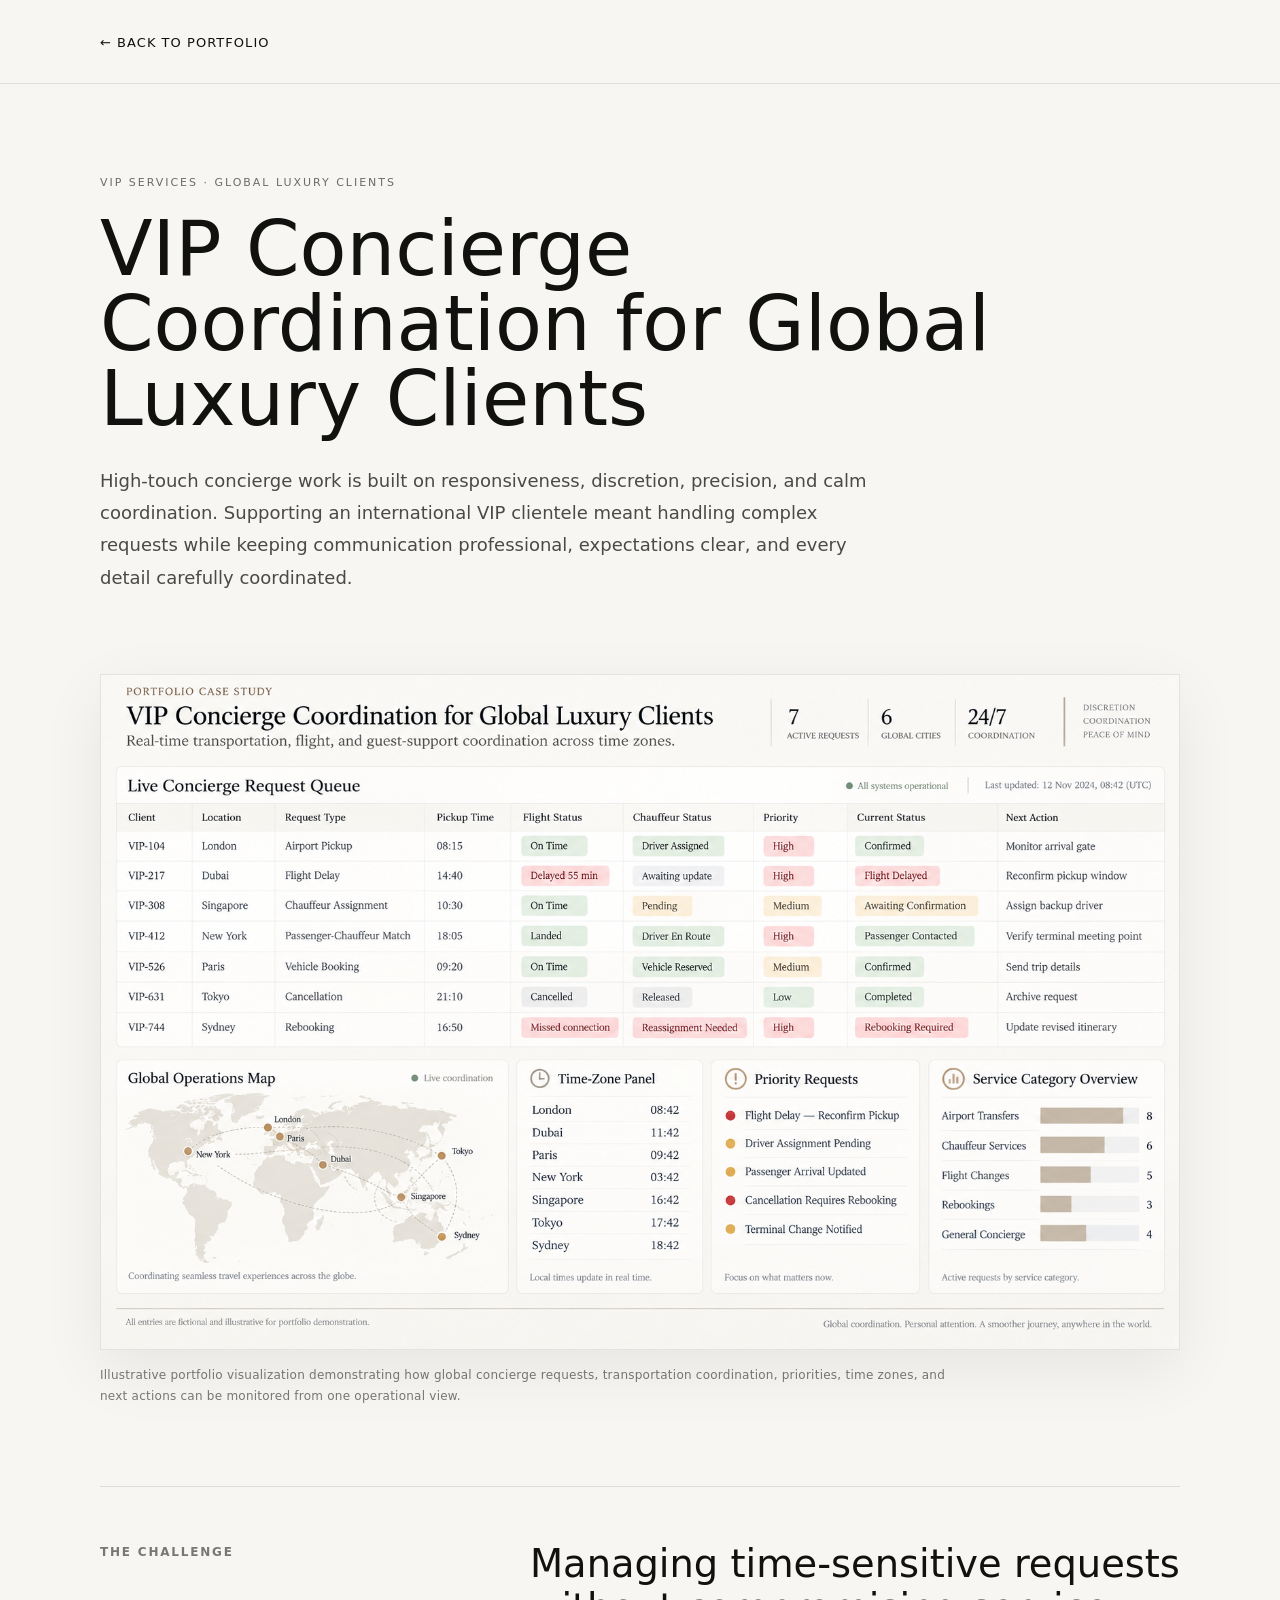
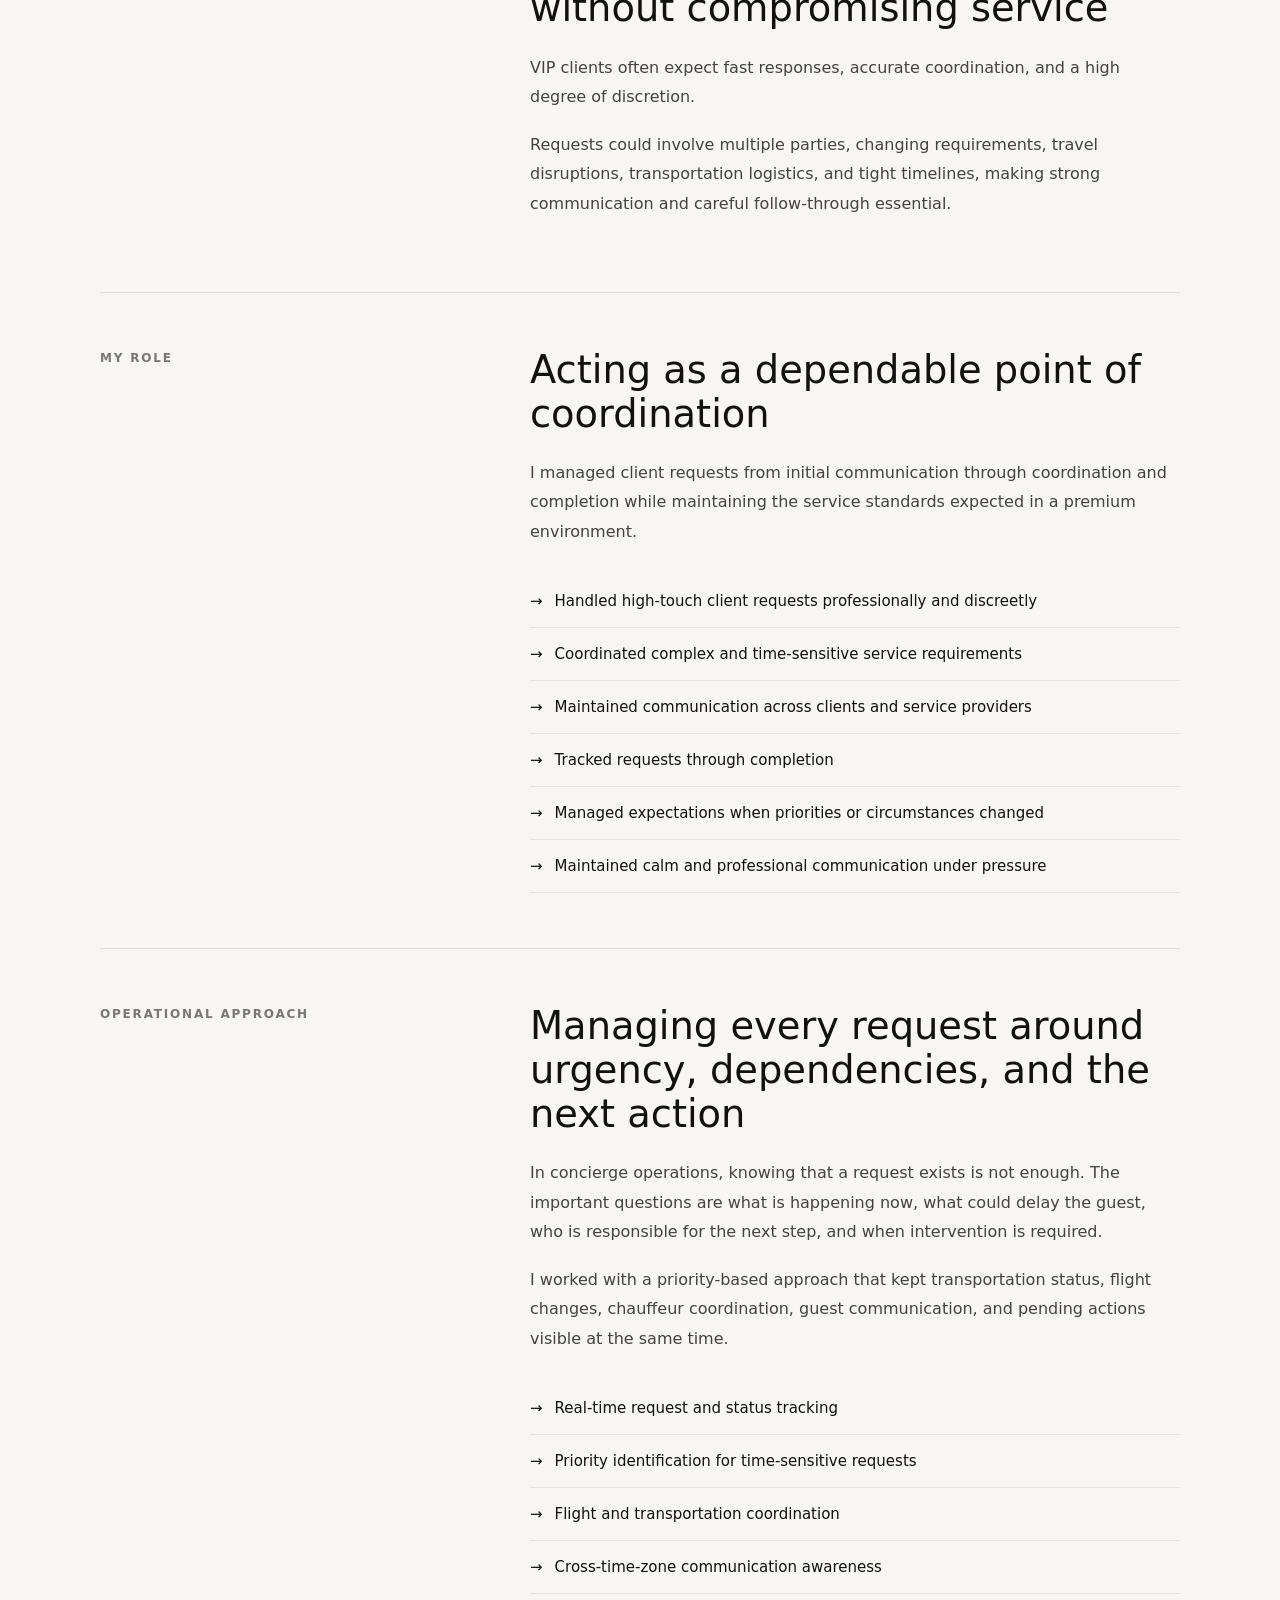
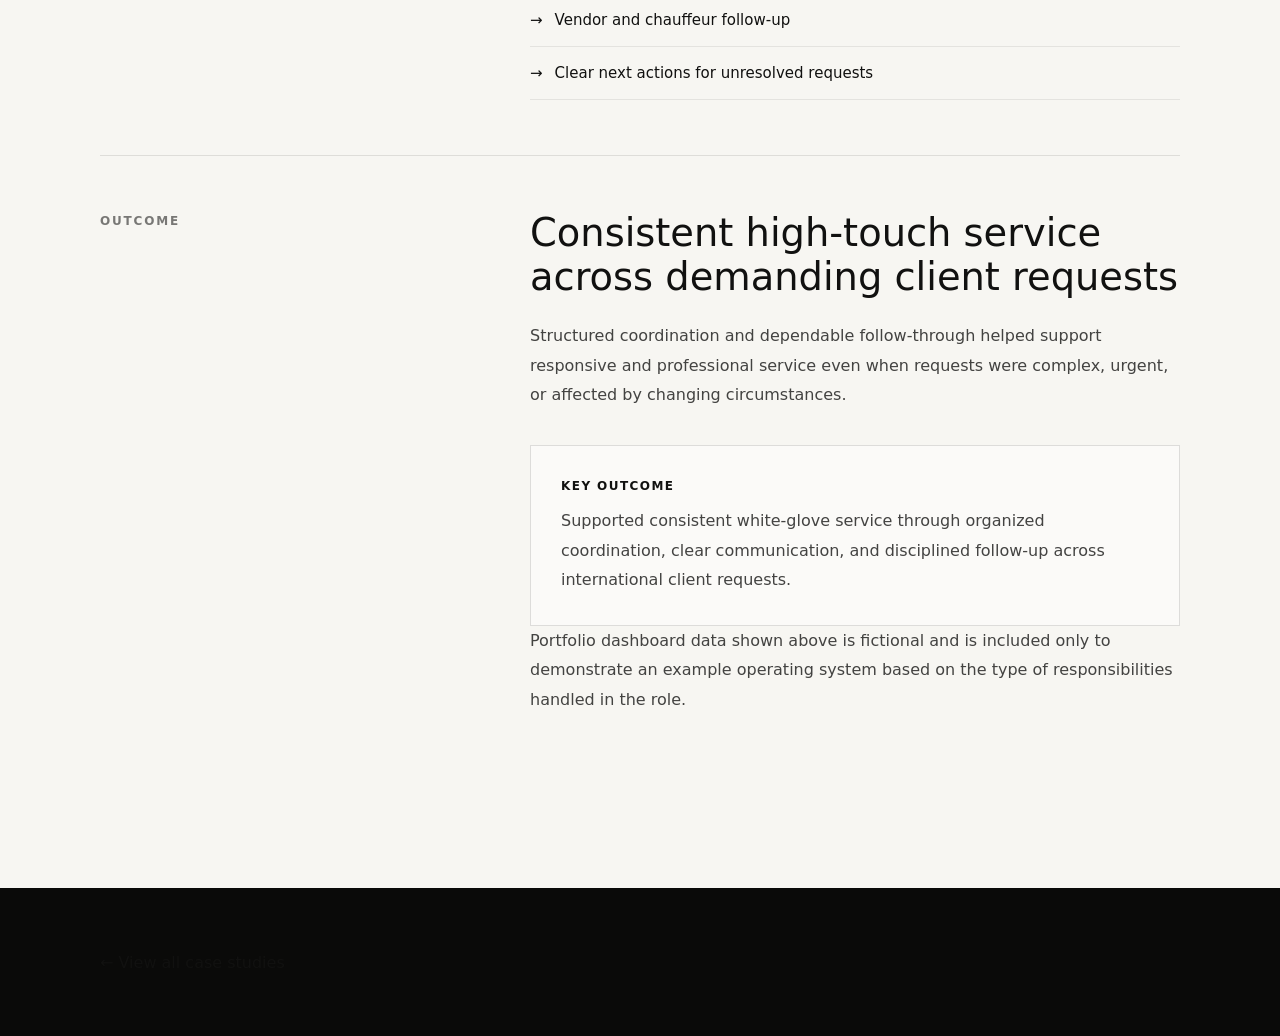
<file: case-study/concierge.html>
<!DOCTYPE html>
<html lang="en">
<head>
  <meta charset="UTF-8" />
  <meta name="viewport" content="width=device-width, initial-scale=1.0" />

  <title>VIP Concierge Coordination | Christian Harvey Irenea</title>

  <meta
    name="description"
    content="Portfolio case study showcasing VIP concierge coordination and high-touch client support."
  />

  <link rel="stylesheet" href="../style.css" />

  <style>
    .case-study-page {
      background: #f7f6f2;
      min-height: 100vh;
    }

    .case-nav {
      padding: 28px 0;
      border-bottom: 1px solid rgba(0, 0, 0, 0.1);
    }

    .case-back {
      color: inherit;
      font-size: 13px;
      letter-spacing: 0.08em;
      text-decoration: none;
      text-transform: uppercase;
    }

    .case-hero {
      padding: 90px 0 70px;
    }

    .case-label {
      display: block;
      margin-bottom: 18px;
      font-size: 11px;
      letter-spacing: 0.18em;
      text-transform: uppercase;
      opacity: 0.6;
    }

    .case-title {
      max-width: 950px;
      margin: 0 0 28px;
      font-size: clamp(42px, 6vw, 78px);
      font-weight: 500;
      line-height: 0.98;
    }

    .case-intro {
      max-width: 800px;
      margin: 0;
      font-size: 18px;
      line-height: 1.8;
      opacity: 0.75;
    }

    .case-visual {
      margin: 10px 0 80px;
    }

    .case-visual img {
      display: block;
      width: 100%;
      height: auto;
      border: 1px solid rgba(0, 0, 0, 0.08);
      box-shadow: 0 20px 60px rgba(0, 0, 0, 0.07);
    }

    .case-visual figcaption {
      max-width: 850px;
      margin-top: 15px;
      font-size: 12px;
      line-height: 1.7;
      letter-spacing: 0.02em;
      opacity: 0.55;
    }

    .case-content {
      padding-bottom: 100px;
    }

    .case-grid {
      display: grid;
      grid-template-columns: 0.7fr 1.3fr;
      gap: 80px;
      padding: 55px 0;
      border-top: 1px solid rgba(0, 0, 0, 0.1);
    }

    .case-section-title {
      margin: 0;
      font-size: 12px;
      letter-spacing: 0.15em;
      text-transform: uppercase;
      opacity: 0.55;
    }

    .case-copy h2 {
      margin: 0 0 22px;
      font-size: clamp(27px, 3vw, 40px);
      font-weight: 500;
      line-height: 1.15;
    }

    .case-copy p {
      max-width: 760px;
      margin: 0 0 18px;
      font-size: 16px;
      line-height: 1.85;
      opacity: 0.78;
    }

    .case-points {
      margin: 28px 0 0;
      padding: 0;
      list-style: none;
    }

    .case-points li {
      padding: 14px 0;
      border-bottom: 1px solid rgba(0, 0, 0, 0.08);
      font-size: 15px;
      line-height: 1.6;
    }

    .case-points li::before {
      content: "→";
      margin-right: 12px;
    }

    .case-result-box {
      margin-top: 35px;
      padding: 30px;
      border: 1px solid rgba(0, 0, 0, 0.12);
      background: rgba(255, 255, 255, 0.45);
    }

    .case-result-box strong {
      display: block;
      margin-bottom: 10px;
      font-size: 12px;
      letter-spacing: 0.12em;
      text-transform: uppercase;
    }

    .case-result-box p {
      margin: 0;
    }

    .case-note {
      margin-top: 22px;
      font-size: 12px;
      line-height: 1.7;
      opacity: 0.55;
    }

    .case-footer {
      padding: 60px 0;
      border-top: 1px solid rgba(0, 0, 0, 0.1);
    }

    .case-footer a {
      color: inherit;
      text-decoration: none;
    }

    @media (max-width: 768px) {
      .case-hero {
        padding: 60px 0 45px;
      }

      .case-grid {
        grid-template-columns: 1fr;
        gap: 25px;
        padding: 45px 0;
      }

      .case-visual {
        margin-bottom: 50px;
      }

      .case-visual figcaption {
        font-size: 11px;
      }
    }
  </style>
</head>

<body class="case-study-page">

  <nav class="case-nav">
    <div class="container">
      <a href="../index.html#projects" class="case-back">
        ← Back to Portfolio
      </a>
    </div>
  </nav>

  <main>

    <section class="case-hero">
      <div class="container">

        <span class="case-label">
          VIP Services · Global Luxury Clients
        </span>

        <h1 class="case-title">
          VIP Concierge Coordination for Global Luxury Clients
        </h1>

        <p class="case-intro">
          High-touch concierge work is built on responsiveness, discretion,
          precision, and calm coordination. Supporting an international VIP
          clientele meant handling complex requests while keeping
          communication professional, expectations clear, and every detail
          carefully coordinated.
        </p>

      </div>
    </section>

    <div class="container">
      <figure class="case-visual">

        <img
          src="../images/project-concierge.png"
          alt="Illustrative VIP concierge operations dashboard showing global client requests, transportation coordination, time zones, priority requests, and service categories"
        />

        <figcaption>
          Illustrative portfolio visualization demonstrating how global
          concierge requests, transportation coordination, priorities, time
          zones, and next actions can be monitored from one operational view.
        </figcaption>

      </figure>
    </div>

    <section class="case-content">
      <div class="container">

        <div class="case-grid">

          <div>
            <h2 class="case-section-title">The Challenge</h2>
          </div>

          <div class="case-copy">

            <h2>
              Managing time-sensitive requests without compromising service
            </h2>

            <p>
              VIP clients often expect fast responses, accurate coordination,
              and a high degree of discretion.
            </p>

            <p>
              Requests could involve multiple parties, changing requirements,
              travel disruptions, transportation logistics, and tight
              timelines, making strong communication and careful follow-through
              essential.
            </p>

          </div>

        </div>

        <div class="case-grid">

          <div>
            <h2 class="case-section-title">My Role</h2>
          </div>

          <div class="case-copy">

            <h2>
              Acting as a dependable point of coordination
            </h2>

            <p>
              I managed client requests from initial communication through
              coordination and completion while maintaining the service
              standards expected in a premium environment.
            </p>

            <ul class="case-points">
              <li>Handled high-touch client requests professionally and discreetly</li>
              <li>Coordinated complex and time-sensitive service requirements</li>
              <li>Maintained communication across clients and service providers</li>
              <li>Tracked requests through completion</li>
              <li>Managed expectations when priorities or circumstances changed</li>
              <li>Maintained calm and professional communication under pressure</li>
            </ul>

          </div>

        </div>

        <div class="case-grid">

          <div>
            <h2 class="case-section-title">Operational Approach</h2>
          </div>

          <div class="case-copy">

            <h2>
              Managing every request around urgency, dependencies, and the next action
            </h2>

            <p>
              In concierge operations, knowing that a request exists is not
              enough. The important questions are what is happening now, what
              could delay the guest, who is responsible for the next step, and
              when intervention is required.
            </p>

            <p>
              I worked with a priority-based approach that kept transportation
              status, flight changes, chauffeur coordination, guest
              communication, and pending actions visible at the same time.
            </p>

            <ul class="case-points">
              <li>Real-time request and status tracking</li>
              <li>Priority identification for time-sensitive requests</li>
              <li>Flight and transportation coordination</li>
              <li>Cross-time-zone communication awareness</li>
              <li>Vendor and chauffeur follow-up</li>
              <li>Clear next actions for unresolved requests</li>
            </ul>

          </div>

        </div>

        <div class="case-grid">

          <div>
            <h2 class="case-section-title">Outcome</h2>
          </div>

          <div class="case-copy">

            <h2>
              Consistent high-touch service across demanding client requests
            </h2>

            <p>
              Structured coordination and dependable follow-through helped
              support responsive and professional service even when requests
              were complex, urgent, or affected by changing circumstances.
            </p>

            <div class="case-result-box">
              <strong>Key Outcome</strong>

              <p>
                Supported consistent white-glove service through organized
                coordination, clear communication, and disciplined follow-up
                across international client requests.
              </p>
            </div>

            <p class="case-note">
              Portfolio dashboard data shown above is fictional and is included
              only to demonstrate an example operating system based on the type
              of responsibilities handled in the role.
            </p>

          </div>

        </div>

      </div>
    </section>

  </main>

  <footer class="case-footer">
    <div class="container">
      <a href="../index.html#projects">
        ← View all case studies
      </a>
    </div>
  </footer>

</body>
</html>
</file>
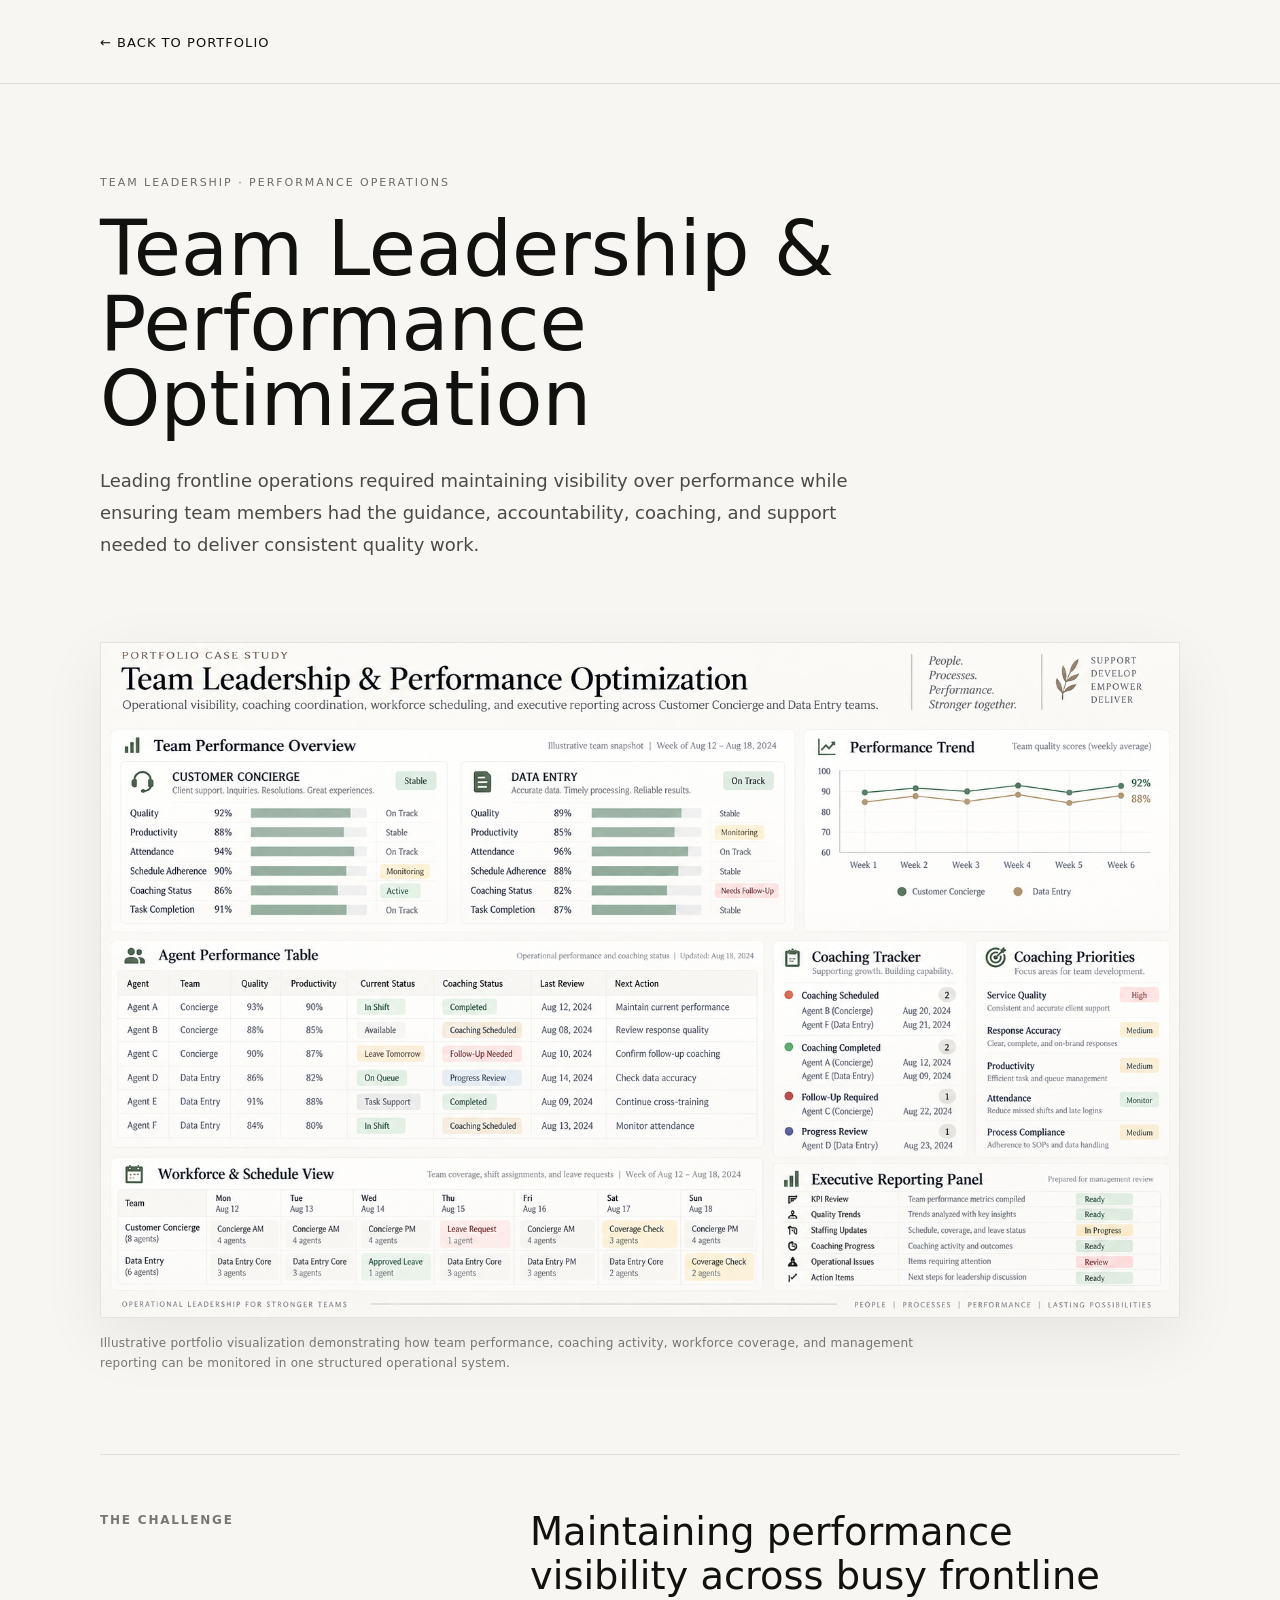
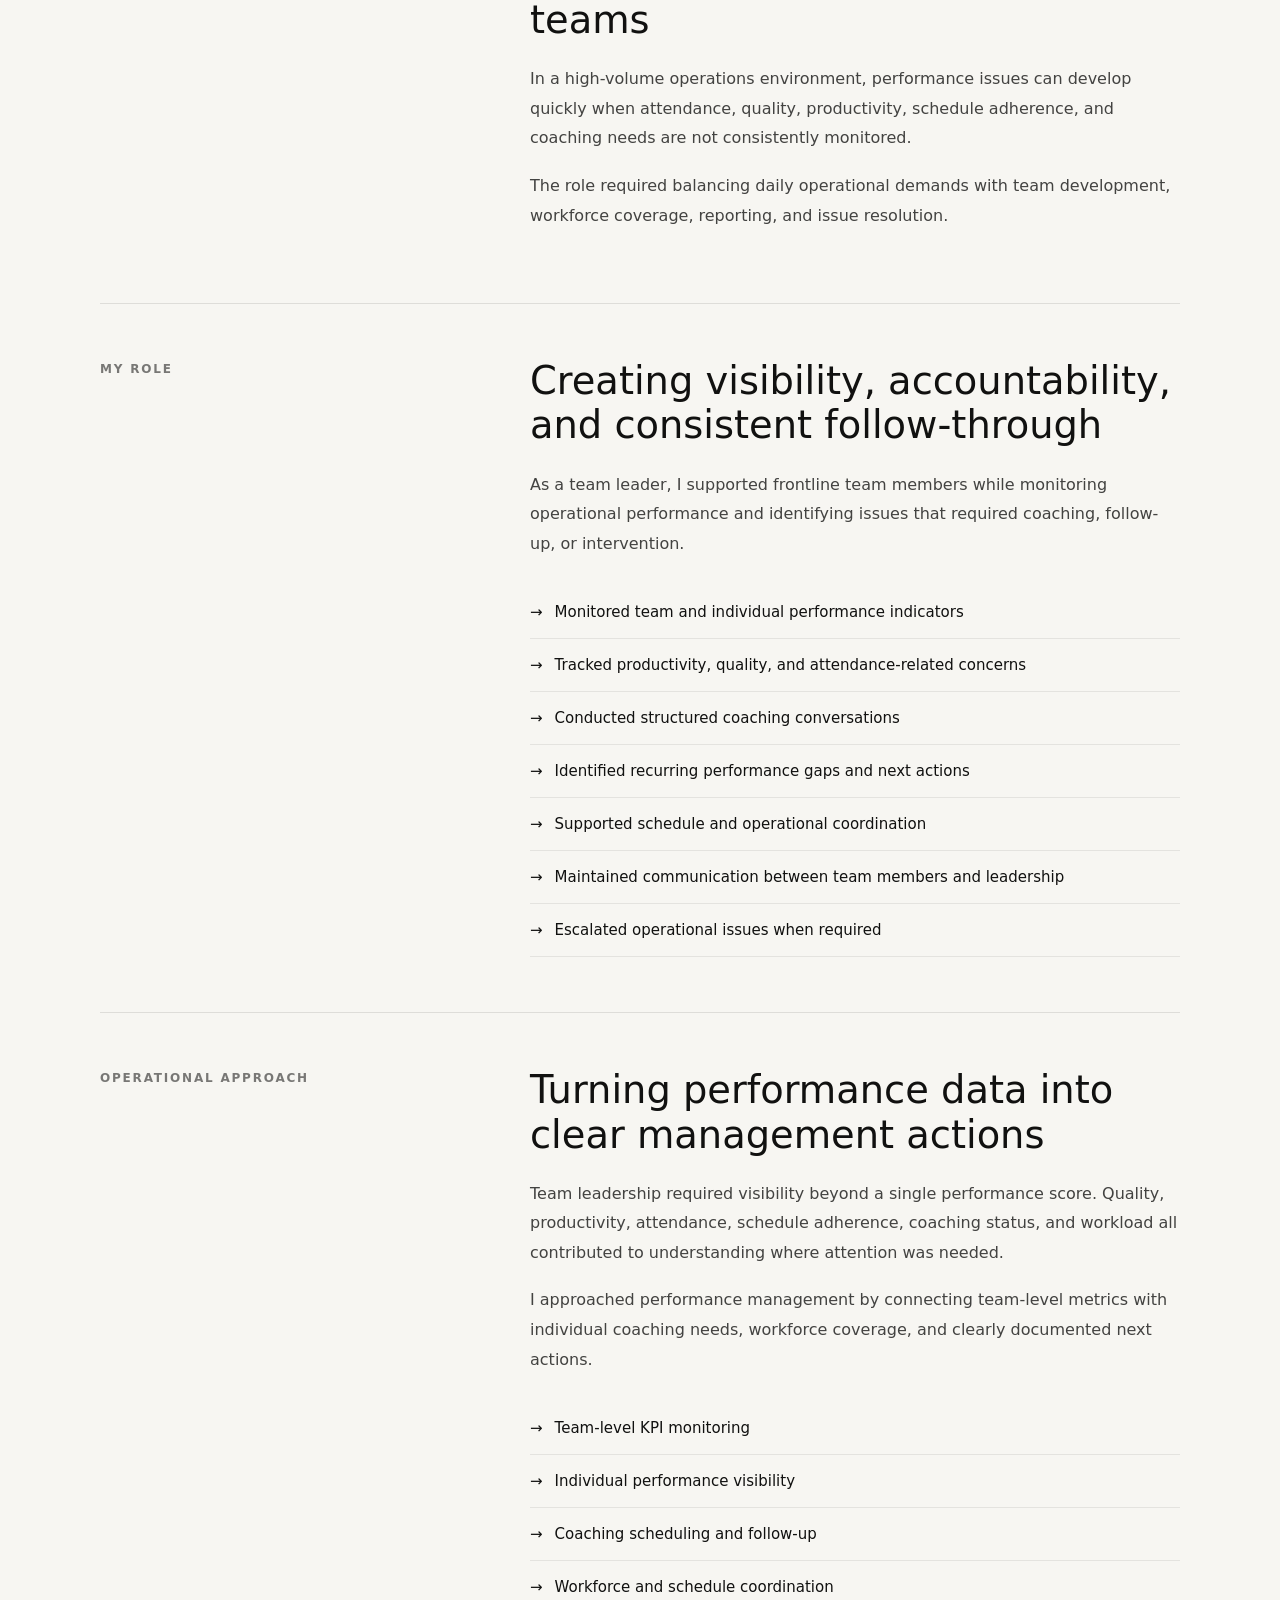
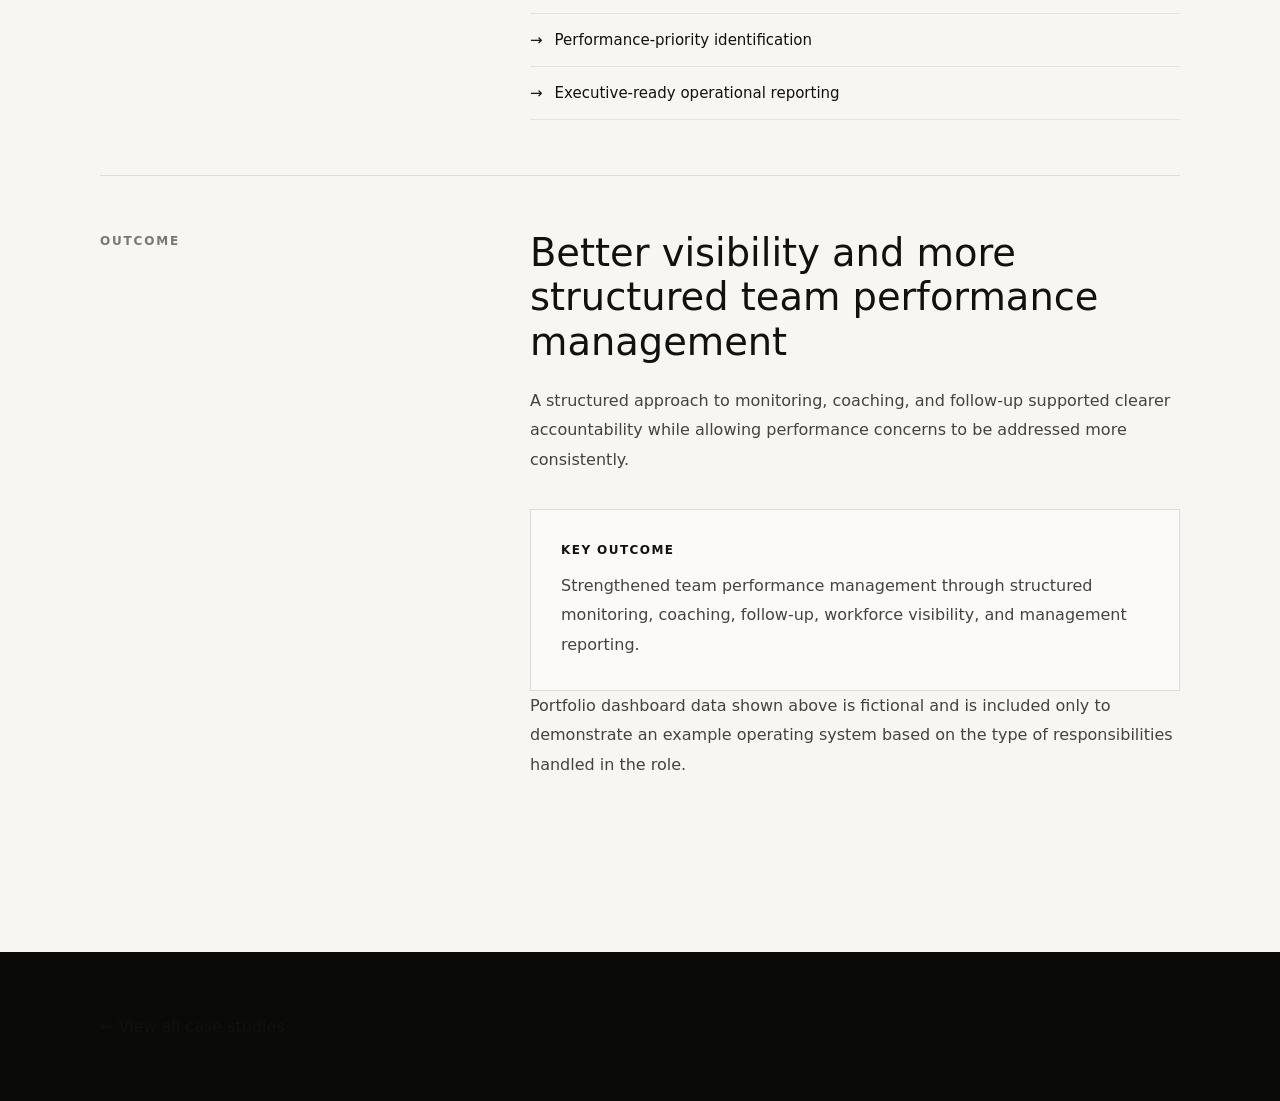
<file: case-study/leadership.html>
<!DOCTYPE html>
<html lang="en">
<head>
  <meta charset="UTF-8" />
  <meta name="viewport" content="width=device-width, initial-scale=1.0" />

  <title>Team Leadership & Performance Operations | Christian Harvey Irenea</title>

  <meta
    name="description"
    content="Portfolio case study showcasing team leadership, performance monitoring, coaching, scheduling, and frontline operations."
  />

  <link rel="stylesheet" href="../style.css" />

  <style>
    .case-study-page {
      background: #f7f6f2;
      min-height: 100vh;
    }

    .case-nav {
      padding: 28px 0;
      border-bottom: 1px solid rgba(0, 0, 0, 0.1);
    }

    .case-back {
      color: inherit;
      font-size: 13px;
      letter-spacing: 0.08em;
      text-decoration: none;
      text-transform: uppercase;
    }

    .case-hero {
      padding: 90px 0 70px;
    }

    .case-label {
      display: block;
      margin-bottom: 18px;
      font-size: 11px;
      letter-spacing: 0.18em;
      text-transform: uppercase;
      opacity: 0.6;
    }

    .case-title {
      max-width: 950px;
      margin: 0 0 28px;
      font-size: clamp(42px, 6vw, 78px);
      font-weight: 500;
      line-height: 0.98;
    }

    .case-intro {
      max-width: 800px;
      margin: 0;
      font-size: 18px;
      line-height: 1.8;
      opacity: 0.75;
    }

    .case-visual {
      margin: 10px 0 80px;
    }

    .case-visual img {
      display: block;
      width: 100%;
      height: auto;
      border: 1px solid rgba(0, 0, 0, 0.08);
      box-shadow: 0 20px 60px rgba(0, 0, 0, 0.07);
    }

    .case-visual figcaption {
      max-width: 850px;
      margin-top: 15px;
      font-size: 12px;
      line-height: 1.7;
      letter-spacing: 0.02em;
      opacity: 0.55;
    }

    .case-content {
      padding-bottom: 100px;
    }

    .case-grid {
      display: grid;
      grid-template-columns: 0.7fr 1.3fr;
      gap: 80px;
      padding: 55px 0;
      border-top: 1px solid rgba(0, 0, 0, 0.1);
    }

    .case-section-title {
      margin: 0;
      font-size: 12px;
      letter-spacing: 0.15em;
      text-transform: uppercase;
      opacity: 0.55;
    }

    .case-copy h2 {
      margin: 0 0 22px;
      font-size: clamp(27px, 3vw, 40px);
      font-weight: 500;
      line-height: 1.15;
    }

    .case-copy p {
      max-width: 760px;
      margin: 0 0 18px;
      font-size: 16px;
      line-height: 1.85;
      opacity: 0.78;
    }

    .case-points {
      margin: 28px 0 0;
      padding: 0;
      list-style: none;
    }

    .case-points li {
      padding: 14px 0;
      border-bottom: 1px solid rgba(0, 0, 0, 0.08);
      font-size: 15px;
      line-height: 1.6;
    }

    .case-points li::before {
      content: "→";
      margin-right: 12px;
    }

    .case-result-box {
      margin-top: 35px;
      padding: 30px;
      border: 1px solid rgba(0, 0, 0, 0.12);
      background: rgba(255, 255, 255, 0.45);
    }

    .case-result-box strong {
      display: block;
      margin-bottom: 10px;
      font-size: 12px;
      letter-spacing: 0.12em;
      text-transform: uppercase;
    }

    .case-result-box p {
      margin: 0;
    }

    .case-note {
      margin-top: 22px;
      font-size: 12px;
      line-height: 1.7;
      opacity: 0.55;
    }

    .case-footer {
      padding: 60px 0;
      border-top: 1px solid rgba(0, 0, 0, 0.1);
    }

    .case-footer a {
      color: inherit;
      text-decoration: none;
    }

    @media (max-width: 768px) {
      .case-hero {
        padding: 60px 0 45px;
      }

      .case-grid {
        grid-template-columns: 1fr;
        gap: 25px;
        padding: 45px 0;
      }

      .case-visual {
        margin-bottom: 50px;
      }

      .case-visual figcaption {
        font-size: 11px;
      }
    }
  </style>
</head>

<body class="case-study-page">

  <nav class="case-nav">
    <div class="container">
      <a href="../index.html#projects" class="case-back">
        ← Back to Portfolio
      </a>
    </div>
  </nav>

  <main>

    <section class="case-hero">
      <div class="container">

        <span class="case-label">
          Team Leadership · Performance Operations
        </span>

        <h1 class="case-title">
          Team Leadership &amp; Performance Optimization
        </h1>

        <p class="case-intro">
          Leading frontline operations required maintaining visibility over
          performance while ensuring team members had the guidance,
          accountability, coaching, and support needed to deliver consistent
          quality work.
        </p>

      </div>
    </section>

    <div class="container">
      <figure class="case-visual">

        <img
          src="../images/project-leadership.png"
          alt="Illustrative team leadership dashboard showing team KPIs, agent performance, coaching activity, scheduling, priorities, and executive reporting"
        />

        <figcaption>
          Illustrative portfolio visualization demonstrating how team
          performance, coaching activity, workforce coverage, and management
          reporting can be monitored in one structured operational system.
        </figcaption>

      </figure>
    </div>

    <section class="case-content">
      <div class="container">

        <div class="case-grid">

          <div>
            <h2 class="case-section-title">The Challenge</h2>
          </div>

          <div class="case-copy">

            <h2>
              Maintaining performance visibility across busy frontline teams
            </h2>

            <p>
              In a high-volume operations environment, performance issues can
              develop quickly when attendance, quality, productivity, schedule
              adherence, and coaching needs are not consistently monitored.
            </p>

            <p>
              The role required balancing daily operational demands with team
              development, workforce coverage, reporting, and issue resolution.
            </p>

          </div>

        </div>

        <div class="case-grid">

          <div>
            <h2 class="case-section-title">My Role</h2>
          </div>

          <div class="case-copy">

            <h2>
              Creating visibility, accountability, and consistent follow-through
            </h2>

            <p>
              As a team leader, I supported frontline team members while
              monitoring operational performance and identifying issues that
              required coaching, follow-up, or intervention.
            </p>

            <ul class="case-points">
              <li>Monitored team and individual performance indicators</li>
              <li>Tracked productivity, quality, and attendance-related concerns</li>
              <li>Conducted structured coaching conversations</li>
              <li>Identified recurring performance gaps and next actions</li>
              <li>Supported schedule and operational coordination</li>
              <li>Maintained communication between team members and leadership</li>
              <li>Escalated operational issues when required</li>
            </ul>

          </div>

        </div>

        <div class="case-grid">

          <div>
            <h2 class="case-section-title">Operational Approach</h2>
          </div>

          <div class="case-copy">

            <h2>
              Turning performance data into clear management actions
            </h2>

            <p>
              Team leadership required visibility beyond a single performance
              score. Quality, productivity, attendance, schedule adherence,
              coaching status, and workload all contributed to understanding
              where attention was needed.
            </p>

            <p>
              I approached performance management by connecting team-level
              metrics with individual coaching needs, workforce coverage, and
              clearly documented next actions.
            </p>

            <ul class="case-points">
              <li>Team-level KPI monitoring</li>
              <li>Individual performance visibility</li>
              <li>Coaching scheduling and follow-up</li>
              <li>Workforce and schedule coordination</li>
              <li>Performance-priority identification</li>
              <li>Executive-ready operational reporting</li>
            </ul>

          </div>

        </div>

        <div class="case-grid">

          <div>
            <h2 class="case-section-title">Outcome</h2>
          </div>

          <div class="case-copy">

            <h2>
              Better visibility and more structured team performance management
            </h2>

            <p>
              A structured approach to monitoring, coaching, and follow-up
              supported clearer accountability while allowing performance
              concerns to be addressed more consistently.
            </p>

            <div class="case-result-box">

              <strong>Key Outcome</strong>

              <p>
                Strengthened team performance management through structured
                monitoring, coaching, follow-up, workforce visibility, and
                management reporting.
              </p>

            </div>

            <p class="case-note">
              Portfolio dashboard data shown above is fictional and is included
              only to demonstrate an example operating system based on the type
              of responsibilities handled in the role.
            </p>

          </div>

        </div>

      </div>
    </section>

  </main>

  <footer class="case-footer">
    <div class="container">
      <a href="../index.html#projects">
        ← View all case studies
      </a>
    </div>
  </footer>

</body>
</html>
</file>
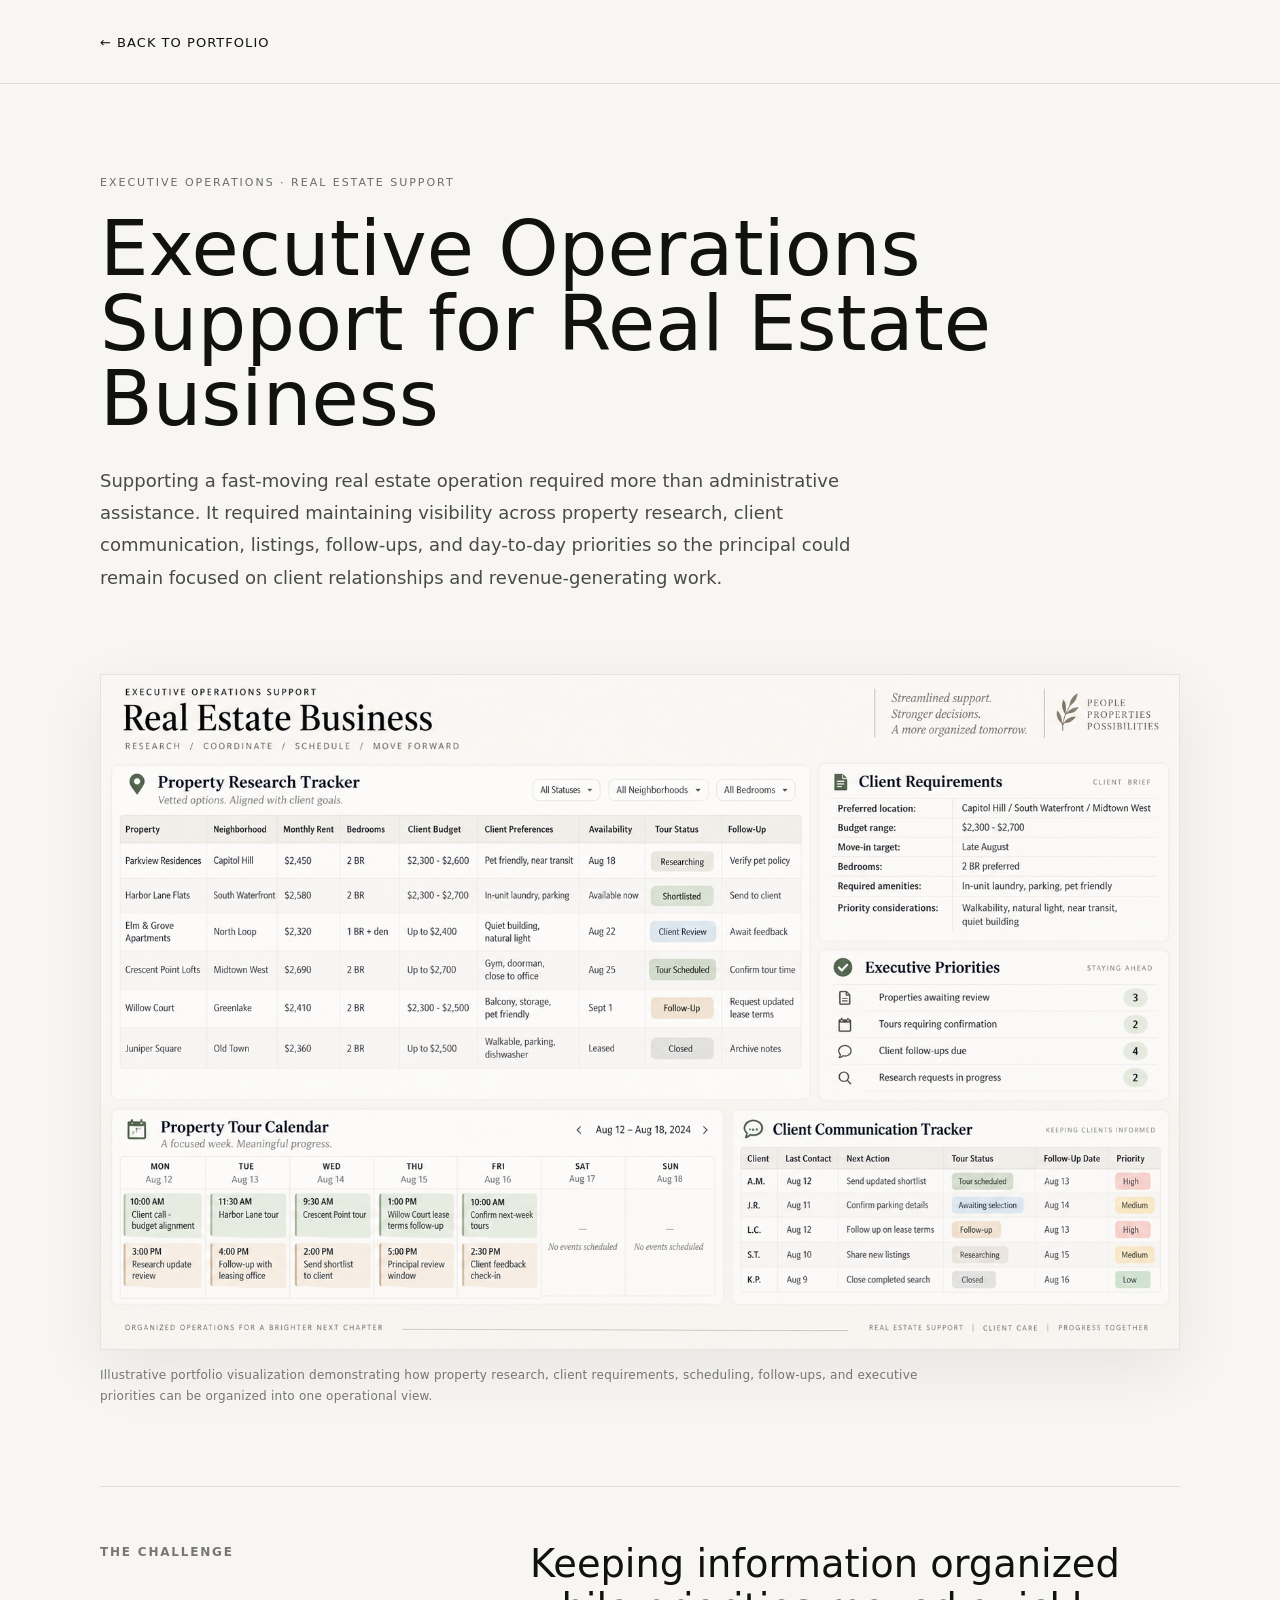
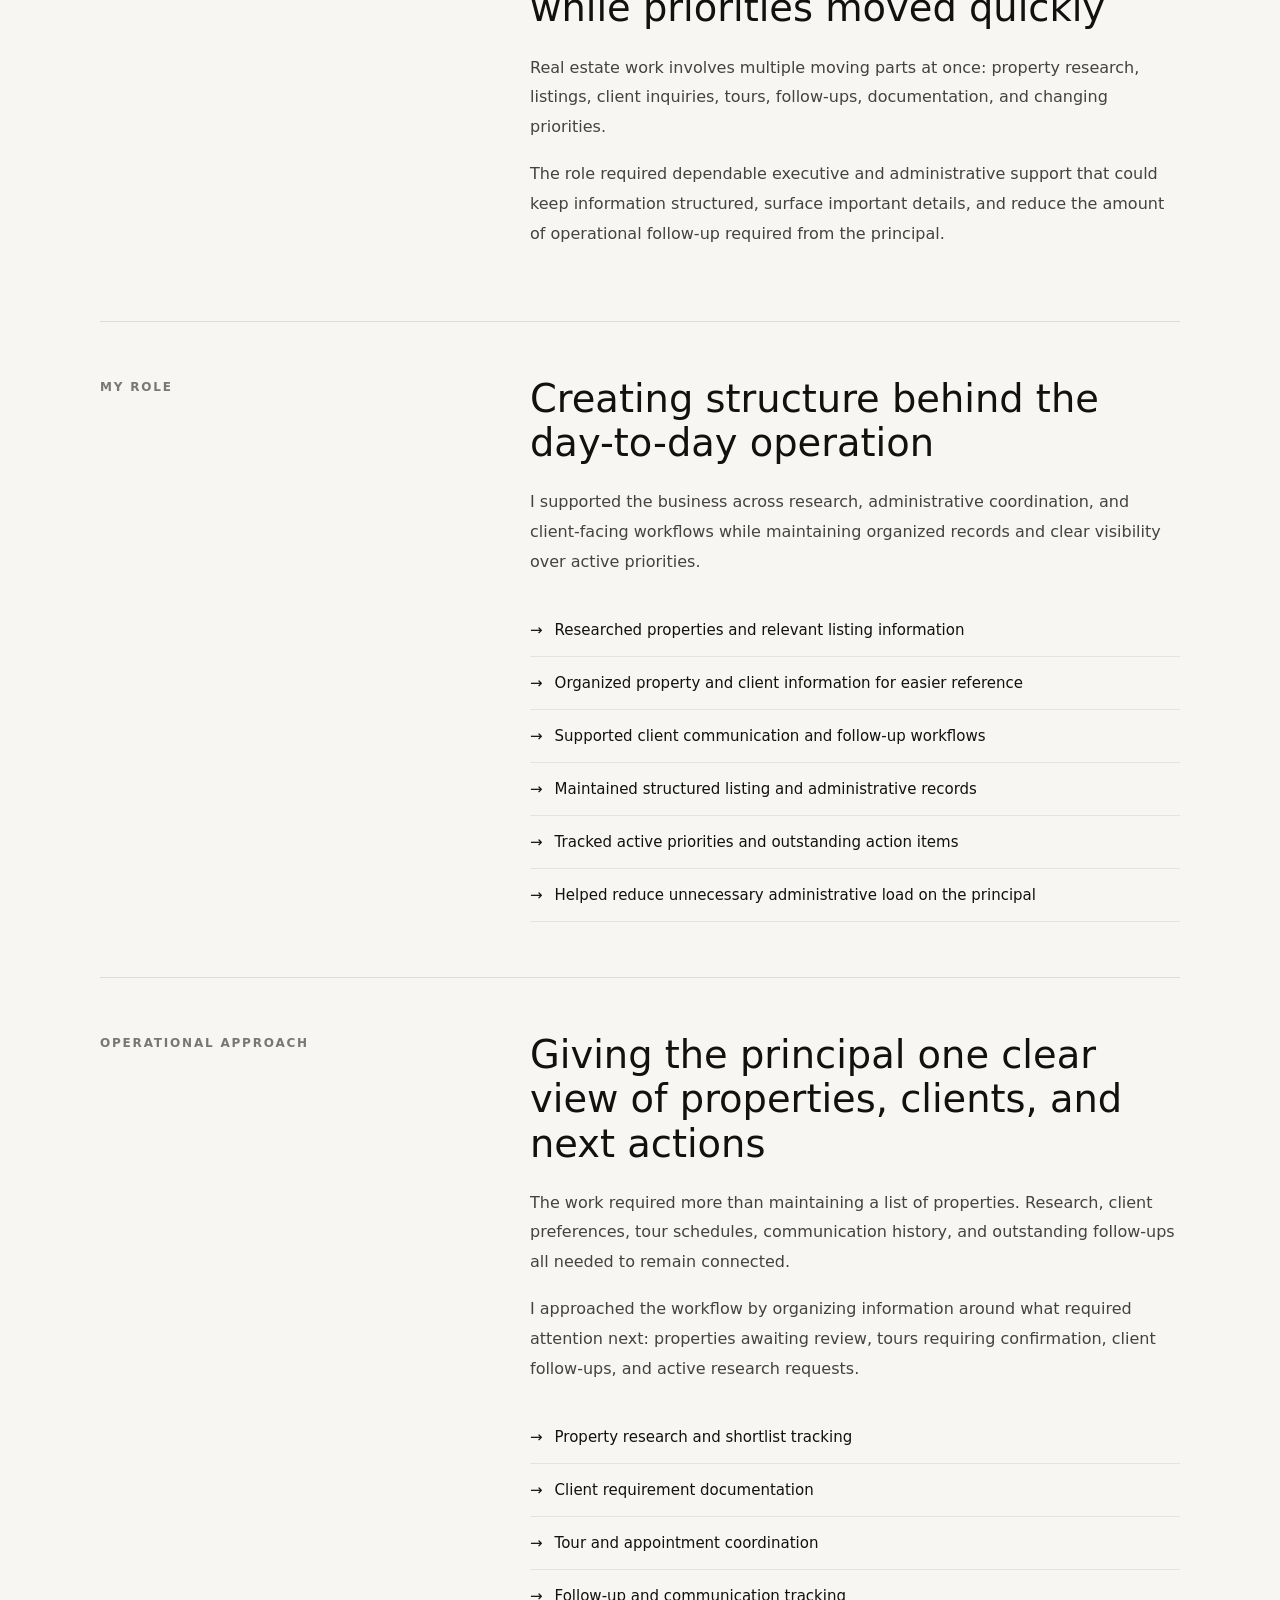
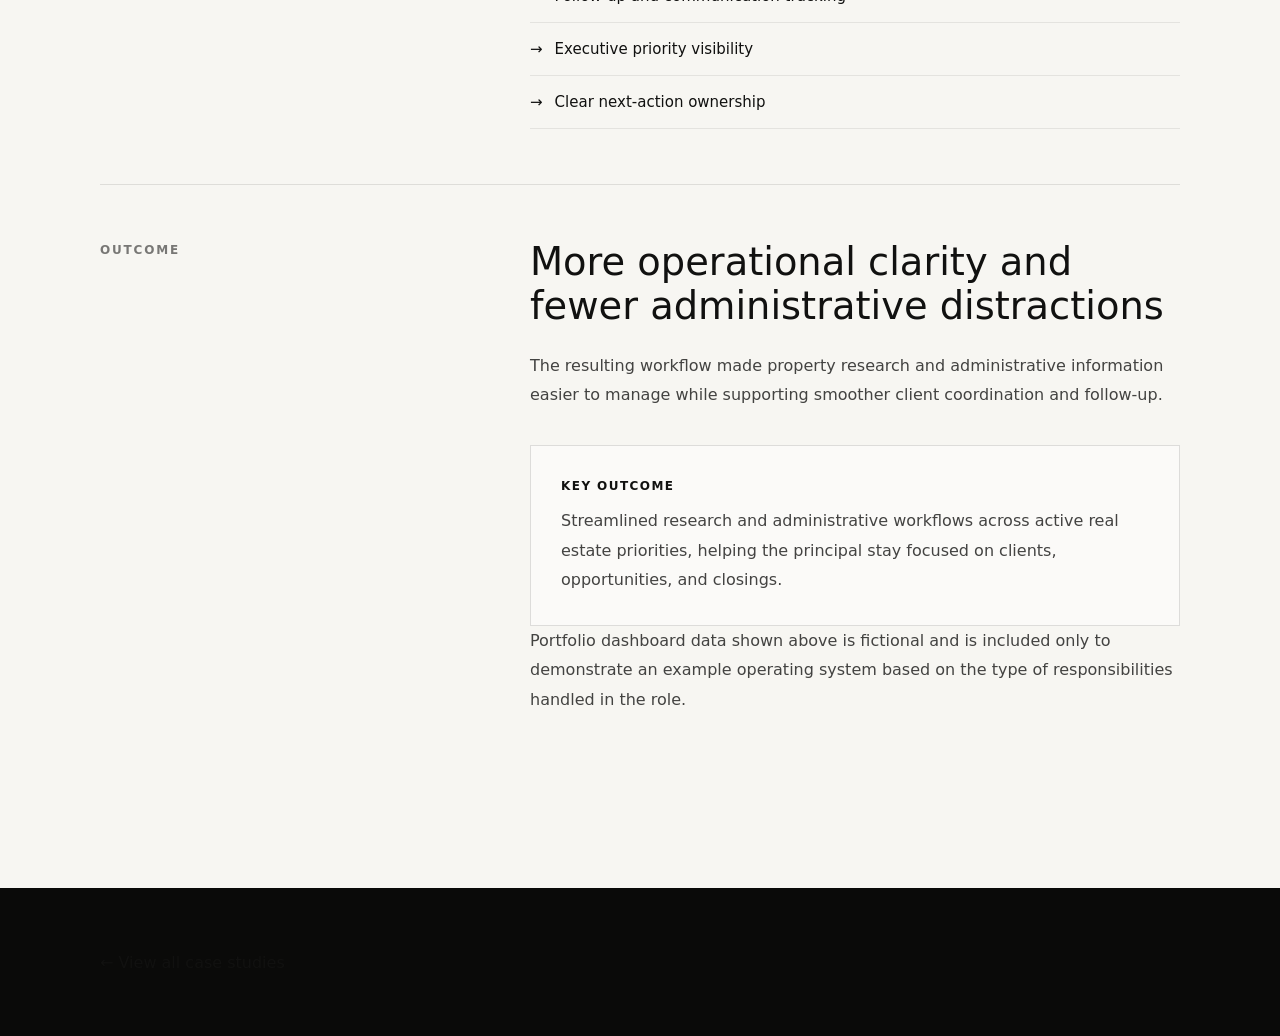
<file: case-study/real-estate.html>
<!DOCTYPE html>
<html lang="en">
<head>
  <meta charset="UTF-8" />
  <meta name="viewport" content="width=device-width, initial-scale=1.0" />

  <title>Real Estate Executive Operations | Christian Harvey Irenea</title>

  <meta
    name="description"
    content="Portfolio case study showcasing executive operations and administrative support for a real estate business."
  />

  <link rel="stylesheet" href="../style.css" />

  <style>
    .case-study-page {
      background: #f7f6f2;
      min-height: 100vh;
    }

    .case-nav {
      padding: 28px 0;
      border-bottom: 1px solid rgba(0, 0, 0, 0.1);
    }

    .case-back {
      color: inherit;
      font-size: 13px;
      letter-spacing: 0.08em;
      text-decoration: none;
      text-transform: uppercase;
    }

    .case-hero {
      padding: 90px 0 70px;
    }

    .case-label {
      display: block;
      margin-bottom: 18px;
      font-size: 11px;
      letter-spacing: 0.18em;
      text-transform: uppercase;
      opacity: 0.6;
    }

    .case-title {
      max-width: 950px;
      margin: 0 0 28px;
      font-size: clamp(42px, 6vw, 78px);
      font-weight: 500;
      line-height: 0.98;
    }

    .case-intro {
      max-width: 800px;
      margin: 0;
      font-size: 18px;
      line-height: 1.8;
      opacity: 0.75;
    }

    .case-visual {
      margin: 10px 0 80px;
    }

    .case-visual img {
      display: block;
      width: 100%;
      height: auto;
      border: 1px solid rgba(0, 0, 0, 0.08);
      box-shadow: 0 20px 60px rgba(0, 0, 0, 0.07);
    }

    .case-visual figcaption {
      max-width: 850px;
      margin-top: 15px;
      font-size: 12px;
      line-height: 1.7;
      letter-spacing: 0.02em;
      opacity: 0.55;
    }

    .case-content {
      padding-bottom: 100px;
    }

    .case-grid {
      display: grid;
      grid-template-columns: 0.7fr 1.3fr;
      gap: 80px;
      padding: 55px 0;
      border-top: 1px solid rgba(0, 0, 0, 0.1);
    }

    .case-section-title {
      margin: 0;
      font-size: 12px;
      letter-spacing: 0.15em;
      text-transform: uppercase;
      opacity: 0.55;
    }

    .case-copy h2 {
      margin: 0 0 22px;
      font-size: clamp(27px, 3vw, 40px);
      font-weight: 500;
      line-height: 1.15;
    }

    .case-copy p {
      max-width: 760px;
      margin: 0 0 18px;
      font-size: 16px;
      line-height: 1.85;
      opacity: 0.78;
    }

    .case-points {
      margin: 28px 0 0;
      padding: 0;
      list-style: none;
    }

    .case-points li {
      padding: 14px 0;
      border-bottom: 1px solid rgba(0, 0, 0, 0.08);
      font-size: 15px;
      line-height: 1.6;
    }

    .case-points li::before {
      content: "→";
      margin-right: 12px;
    }

    .case-result-box {
      margin-top: 35px;
      padding: 30px;
      border: 1px solid rgba(0, 0, 0, 0.12);
      background: rgba(255, 255, 255, 0.45);
    }

    .case-result-box strong {
      display: block;
      margin-bottom: 10px;
      font-size: 12px;
      letter-spacing: 0.12em;
      text-transform: uppercase;
    }

    .case-result-box p {
      margin: 0;
    }

    .case-note {
      margin-top: 22px;
      font-size: 12px;
      line-height: 1.7;
      opacity: 0.55;
    }

    .case-footer {
      padding: 60px 0;
      border-top: 1px solid rgba(0, 0, 0, 0.1);
    }

    .case-footer a {
      color: inherit;
      text-decoration: none;
    }

    @media (max-width: 768px) {
      .case-hero {
        padding: 60px 0 45px;
      }

      .case-grid {
        grid-template-columns: 1fr;
        gap: 25px;
        padding: 45px 0;
      }

      .case-visual {
        margin-bottom: 50px;
      }

      .case-visual figcaption {
        font-size: 11px;
      }
    }
  </style>
</head>

<body class="case-study-page">

  <nav class="case-nav">
    <div class="container">
      <a href="../index.html#projects" class="case-back">
        ← Back to Portfolio
      </a>
    </div>
  </nav>

  <main>

    <section class="case-hero">
      <div class="container">

        <span class="case-label">
          Executive Operations · Real Estate Support
        </span>

        <h1 class="case-title">
          Executive Operations Support for Real Estate Business
        </h1>

        <p class="case-intro">
          Supporting a fast-moving real estate operation required more than
          administrative assistance. It required maintaining visibility across
          property research, client communication, listings, follow-ups, and
          day-to-day priorities so the principal could remain focused on
          client relationships and revenue-generating work.
        </p>

      </div>
    </section>

    <div class="container">
      <figure class="case-visual">

        <img
          src="../images/project-realestate.png"
          alt="Illustrative real estate executive operations dashboard showing property research, client requirements, executive priorities, tour scheduling, and communication tracking"
        />

        <figcaption>
          Illustrative portfolio visualization demonstrating how property
          research, client requirements, scheduling, follow-ups, and executive
          priorities can be organized into one operational view.
        </figcaption>

      </figure>
    </div>

    <section class="case-content">
      <div class="container">

        <div class="case-grid">

          <div>
            <h2 class="case-section-title">The Challenge</h2>
          </div>

          <div class="case-copy">

            <h2>
              Keeping information organized while priorities moved quickly
            </h2>

            <p>
              Real estate work involves multiple moving parts at once:
              property research, listings, client inquiries, tours,
              follow-ups, documentation, and changing priorities.
            </p>

            <p>
              The role required dependable executive and administrative
              support that could keep information structured, surface
              important details, and reduce the amount of operational
              follow-up required from the principal.
            </p>

          </div>

        </div>

        <div class="case-grid">

          <div>
            <h2 class="case-section-title">My Role</h2>
          </div>

          <div class="case-copy">

            <h2>
              Creating structure behind the day-to-day operation
            </h2>

            <p>
              I supported the business across research, administrative
              coordination, and client-facing workflows while maintaining
              organized records and clear visibility over active priorities.
            </p>

            <ul class="case-points">
              <li>Researched properties and relevant listing information</li>
              <li>Organized property and client information for easier reference</li>
              <li>Supported client communication and follow-up workflows</li>
              <li>Maintained structured listing and administrative records</li>
              <li>Tracked active priorities and outstanding action items</li>
              <li>Helped reduce unnecessary administrative load on the principal</li>
            </ul>

          </div>

        </div>

        <div class="case-grid">

          <div>
            <h2 class="case-section-title">Operational Approach</h2>
          </div>

          <div class="case-copy">

            <h2>
              Giving the principal one clear view of properties, clients, and next actions
            </h2>

            <p>
              The work required more than maintaining a list of properties.
              Research, client preferences, tour schedules, communication
              history, and outstanding follow-ups all needed to remain
              connected.
            </p>

            <p>
              I approached the workflow by organizing information around what
              required attention next: properties awaiting review, tours
              requiring confirmation, client follow-ups, and active research
              requests.
            </p>

            <ul class="case-points">
              <li>Property research and shortlist tracking</li>
              <li>Client requirement documentation</li>
              <li>Tour and appointment coordination</li>
              <li>Follow-up and communication tracking</li>
              <li>Executive priority visibility</li>
              <li>Clear next-action ownership</li>
            </ul>

          </div>

        </div>

        <div class="case-grid">

          <div>
            <h2 class="case-section-title">Outcome</h2>
          </div>

          <div class="case-copy">

            <h2>
              More operational clarity and fewer administrative distractions
            </h2>

            <p>
              The resulting workflow made property research and administrative
              information easier to manage while supporting smoother client
              coordination and follow-up.
            </p>

            <div class="case-result-box">
              <strong>Key Outcome</strong>

              <p>
                Streamlined research and administrative workflows across active
                real estate priorities, helping the principal stay focused on
                clients, opportunities, and closings.
              </p>
            </div>

            <p class="case-note">
              Portfolio dashboard data shown above is fictional and is included
              only to demonstrate an example operating system based on the type
              of responsibilities handled in the role.
            </p>

          </div>

        </div>

      </div>
    </section>

  </main>

  <footer class="case-footer">
    <div class="container">
      <a href="../index.html#projects">
        ← View all case studies
      </a>
    </div>
  </footer>

</body>
</html>
</file>
<file: style.css>
/* ═══════════════════════════════════════════════════════
   CHRISTIAN HARVEY IRENEA — Portfolio Stylesheet
   Masculine · Monochrome · Executive · Premium
   style.css
   ═══════════════════════════════════════════════════════ */

/* ── DESIGN TOKENS ───────────────────────────────────── */
:root {
  --white:        #F8F8F6;
  --off-white:    #F0EFEC;
  --light-gray:   #E2E0DB;
  --silver:       #C8C5BE;
  --mid-gray:     #8A8780;
  --steel:        #5C5A55;
  --dark:         #2E2D2A;
  --charcoal:     #1C1B18;
  --near-black:   #111110;
  --accent:       #3D3D3A;  /* subtle warm charcoal accent */
  --whatsapp:     #25D366;
  --green-ok:     #4a7c59;

  --font-display: 'DM Serif Display', Georgia, serif;
  --font-body:    'DM Sans', system-ui, -apple-system, sans-serif;

  --nav-h:        68px;
  --section-pad:  96px;
  --max-w:        1160px;

  --ease:         cubic-bezier(0.4, 0, 0.2, 1);
  --transition:   0.3s var(--ease);
  --transition-slow: 0.6s var(--ease);
}

/* ── RESET ───────────────────────────────────────────── */
*, *::before, *::after { box-sizing: border-box; margin: 0; padding: 0; }
html { scroll-behavior: smooth; font-size: 16px; -webkit-text-size-adjust: 100%; }
body {
  background: var(--white);
  color: var(--near-black);
  font-family: var(--font-body);
  font-weight: 300;
  line-height: 1.7;
  overflow-x: hidden;
}
img { display: block; max-width: 100%; height: auto; }
a { color: inherit; text-decoration: none; }
ul { list-style: none; }
button { cursor: pointer; font-family: var(--font-body); border: none; background: none; }

/* ── UTILITY ─────────────────────────────────────────── */
.container { max-width: var(--max-w); margin: 0 auto; padding: 0 40px; }

.section-label {
  display: block;
  font-family: var(--font-body);
  font-size: 10.5px;
  font-weight: 500;
  letter-spacing: 0.25em;
  text-transform: uppercase;
  color: var(--silver);
  margin-bottom: 14px;
}

.section-title {
  font-family: var(--font-display);
  font-size: clamp(1.9rem, 3.8vw, 2.9rem);
  font-weight: 400;
  line-height: 1.12;
  color: var(--near-black);
  margin-bottom: 48px;
}

/* ── SIGNATURE ELEMENT: the rule line ───────────────── */
/* A horizontal rule that draws itself — referencing ledger precision */
.rule-line {
  width: 0;
  height: 1px;
  background: var(--charcoal);
  margin: 22px 0;
  transition: width 0.9s ease;
}
.rule-line.animate { width: 48px; }

/* ── ANIMATIONS ──────────────────────────────────────── */
.fade-up {
  opacity: 0;
  transform: translateY(24px);
  transition: opacity var(--transition-slow), transform var(--transition-slow);
}
.fade-up.visible { opacity: 1; transform: translateY(0); }

/* ── IMAGE PLACEHOLDER ───────────────────────────────── */
.img-placeholder {
  width: 100%;
  height: 100%;
  display: flex;
  flex-direction: column;
  align-items: center;
  justify-content: center;
  gap: 12px;
  background: var(--off-white);
  border: 1px solid var(--light-gray);
}
.placeholder-icon { font-size: 28px; opacity: 0.25; }
.placeholder-label {
  font-size: 10px;
  letter-spacing: 0.15em;
  text-transform: uppercase;
  color: var(--silver);
}

/* ── BUTTONS ─────────────────────────────────────────── */
.btn-primary, .btn-outline, .btn-gold {
  display: inline-flex;
  align-items: center;
  gap: 9px;
  padding: 13px 28px;
  font-family: var(--font-body);
  font-size: 11px;
  font-weight: 500;
  letter-spacing: 0.14em;
  text-transform: uppercase;
  transition: background var(--transition), color var(--transition),
              border-color var(--transition), transform var(--transition);
}
.btn-primary {
  background: var(--near-black);
  color: var(--white);
}
.btn-primary:hover { background: var(--charcoal); transform: translateY(-2px); }

.btn-outline {
  border: 1px solid var(--charcoal);
  color: var(--charcoal);
  background: transparent;
}
.btn-outline:hover {
  background: var(--near-black);
  color: var(--white);
  border-color: var(--near-black);
  transform: translateY(-2px);
}
.btn-gold {
  background: var(--charcoal);
  color: var(--white);
}
.btn-gold:hover { background: var(--dark); transform: translateY(-2px); }

/* ── FLOATING WHATSAPP ───────────────────────────────── */
.floating-wa {
  position: fixed;
  bottom: 28px;
  right: 28px;
  width: 52px;
  height: 52px;
  background: var(--whatsapp);
  border-radius: 50%;
  display: flex;
  align-items: center;
  justify-content: center;
  z-index: 999;
  box-shadow: 0 6px 20px rgba(37, 211, 102, 0.3);
  transition: transform var(--transition), box-shadow var(--transition);
}
.floating-wa:hover {
  transform: scale(1.08);
  box-shadow: 0 10px 28px rgba(37, 211, 102, 0.45);
}

/* ── NAVIGATION ──────────────────────────────────────── */
nav#main-nav {
  position: fixed;
  top: 0; left: 0; right: 0;
  height: var(--nav-h);
  z-index: 1000;
  background: rgba(248, 248, 246, 0.94);
  backdrop-filter: blur(10px);
  -webkit-backdrop-filter: blur(10px);
  border-bottom: 1px solid transparent;
  transition: border-color var(--transition), box-shadow var(--transition);
}
nav#main-nav.scrolled {
  border-bottom-color: var(--light-gray);
  box-shadow: 0 1px 16px rgba(0,0,0,0.07);
}
.nav-inner {
  max-width: var(--max-w);
  margin: 0 auto;
  padding: 0 40px;
  height: 100%;
  display: flex;
  align-items: center;
  justify-content: space-between;
}
.nav-logo {
  font-family: var(--font-display);
  font-size: 1.25rem;
  font-weight: 400;
  letter-spacing: 0.06em;
  color: var(--near-black);
}
.nav-logo span { color: var(--silver); }

.nav-links {
  display: flex;
  gap: 32px;
  align-items: center;
  list-style: none;
}
.nav-links a {
  font-size: 11.5px;
  font-weight: 400;
  letter-spacing: 0.1em;
  text-transform: uppercase;
  color: var(--steel);
  position: relative;
  padding-bottom: 2px;
  transition: color var(--transition);
}
.nav-links a::after {
  content: '';
  position: absolute;
  bottom: 0; left: 0;
  width: 0; height: 1px;
  background: var(--near-black);
  transition: width var(--transition);
}
.nav-links a:hover { color: var(--near-black); }
.nav-links a:hover::after { width: 100%; }

.nav-cta {
  font-size: 10.5px !important;
  font-weight: 500 !important;
  letter-spacing: 0.14em !important;
  padding: 9px 20px;
  border: 1px solid var(--charcoal);
  color: var(--charcoal) !important;
  transition: background var(--transition), color var(--transition) !important;
}
.nav-cta::after { display: none !important; }
.nav-cta:hover { background: var(--near-black); color: var(--white) !important; }

/* ── HAMBURGER ───────────────────────────────────────── */
.hamburger {
  display: none;
  flex-direction: column;
  gap: 5px;
  padding: 4px;
  background: none;
  border: none;
  cursor: pointer;
}
.hamburger span {
  display: block;
  width: 22px;
  height: 1.5px;
  background: var(--near-black);
  transition: all 0.3s ease;
}
.hamburger.active span:nth-child(1) { transform: translateY(6.5px) rotate(45deg); }
.hamburger.active span:nth-child(2) { opacity: 0; }
.hamburger.active span:nth-child(3) { transform: translateY(-6.5px) rotate(-45deg); }

/* ── MOBILE MENU ─────────────────────────────────────── */
.mobile-menu {
  display: none;
  position: fixed;
  top: var(--nav-h);
  left: 0; right: 0;
  background: var(--white);
  border-bottom: 1px solid var(--light-gray);
  padding: 28px 40px;
  z-index: 998;
  flex-direction: column;
  gap: 22px;
  box-shadow: 0 8px 24px rgba(0,0,0,0.06);
}
.mobile-menu.open { display: flex; }
.mobile-menu a {
  font-size: 12px;
  letter-spacing: 0.12em;
  text-transform: uppercase;
  color: var(--steel);
  font-weight: 400;
  transition: color var(--transition);
}
.mobile-menu a:hover { color: var(--near-black); }

/* ══════════════════════════════════════════════════════
   HERO
   ══════════════════════════════════════════════════════ */
#hero {
  min-height: 100svh;
  display: grid;
  grid-template-columns: 1fr 1fr;
  align-items: center;
  padding-top: var(--nav-h);
  background: var(--white);
  position: relative;
  overflow: hidden;
}
#hero::before {
  content: '';
  position: absolute;
  top: 0; right: 0;
  width: 50%;
  height: 100%;
  background: var(--off-white);
  z-index: 0;
}
.hero-left {
  position: relative;
  z-index: 1;
  padding: 80px 56px 80px 40px;
  max-width: 600px;
  margin-left: auto;
}
.hero-eyebrow {
  display: flex;
  align-items: center;
  gap: 14px;
  margin-bottom: 24px;
}
.hero-eyebrow-line {
  width: 28px; height: 1px;
  background: var(--charcoal);
  flex-shrink: 0;
}
.hero-eyebrow span {
  font-size: 10.5px;
  font-weight: 500;
  letter-spacing: 0.22em;
  text-transform: uppercase;
  color: var(--steel);
}
.hero-name {
  font-family: var(--font-display);
  font-size: clamp(2.8rem, 5.5vw, 4.6rem);
  font-weight: 400;
  line-height: 1.06;
  letter-spacing: -0.01em;
  color: var(--near-black);
  margin-bottom: 10px;
}
.hero-name em {
  font-style: italic;
  color: var(--steel);
}
.hero-role {
  font-family: var(--font-body);
  font-size: clamp(0.8rem, 1.4vw, 0.92rem);
  font-weight: 400;
  letter-spacing: 0.08em;
  text-transform: uppercase;
  color: var(--silver);
  margin-bottom: 24px;
  line-height: 1.6;
}
.hero-desc {
  font-size: 15px;
  font-weight: 300;
  color: var(--dark);
  line-height: 1.82;
  margin-bottom: 40px;
  max-width: 420px;
}
.hero-actions {
  display: flex;
  gap: 12px;
  flex-wrap: wrap;
  margin-bottom: 52px;
}
.hero-stats {
  display: flex;
  gap: 36px;
  flex-wrap: wrap;
  padding-top: 24px;
  border-top: 1px solid var(--light-gray);
}
.hero-stat-num {
  font-family: var(--font-display);
  font-size: 2.2rem;
  font-weight: 400;
  color: var(--near-black);
  line-height: 1;
}
.hero-stat-label {
  font-size: 10.5px;
  font-weight: 400;
  letter-spacing: 0.08em;
  color: var(--silver);
  text-transform: uppercase;
  margin-top: 4px;
  line-height: 1.4;
}
.hero-right {
  position: relative;
  z-index: 1;
  padding: 80px 40px 80px 56px;
  display: flex;
  justify-content: center;
  align-items: center;
}
.hero-image-wrap {
  position: relative;
  width: 340px;
  height: 440px;
}
.hero-image-wrap::before {
  content: '';
  position: absolute;
  top: -10px; right: -10px;
  width: 100%; height: 100%;
  border: 1px solid var(--silver);
  z-index: 0;
  pointer-events: none;
}
.hero-image-wrap img,
.hero-image-wrap .img-placeholder {
  position: absolute;
  inset: 0;
  width: 100%;
  height: 100%;
  object-fit: cover;
  z-index: 1;
}
.hero-availability {
  position: absolute;
  bottom: -18px;
  left: -18px;
  background: var(--near-black);
  padding: 12px 20px;
  z-index: 2;
  display: flex;
  align-items: center;
  gap: 10px;
}
.avail-dot {
  width: 7px; height: 7px;
  border-radius: 50%;
  background: var(--whatsapp);
  flex-shrink: 0;
  animation: pulse 2s infinite;
}
@keyframes pulse {
  0%, 100% { opacity: 1; }
  50%       { opacity: 0.35; }
}
.avail-text {
  font-size: 11.5px;
  font-weight: 400;
  color: var(--white);
  white-space: nowrap;
  letter-spacing: 0.04em;
}

/* ══════════════════════════════════════════════════════
   ABOUT
   ══════════════════════════════════════════════════════ */
#about {
  padding: var(--section-pad) 0;
  background: var(--white);
}
.about-grid {
  display: grid;
  grid-template-columns: 1fr 1fr;
  gap: 72px;
  align-items: center;
}
.about-image-frame {
  width: 100%;
  aspect-ratio: 4 / 5;
  background: var(--off-white);
  overflow: hidden;
  position: relative;
}
.about-image-frame img,
.about-image-frame .img-placeholder { width: 100%; height: 100%; object-fit: cover; }
.about-image-badge {
  position: absolute;
  bottom: -18px;
  right: -20px;
  background: var(--near-black);
  color: var(--white);
  padding: 20px 24px;
  width: 148px;
  z-index: 1;
}
.about-badge-num {
  font-family: var(--font-display);
  font-size: 2.5rem;
  font-weight: 400;
  line-height: 1;
  color: var(--silver);
}
.about-badge-label {
  font-size: 10.5px;
  font-weight: 300;
  letter-spacing: 0.04em;
  margin-top: 4px;
  line-height: 1.4;
}
.about-text p {
  font-size: 14.5px;
  color: var(--dark);
  line-height: 1.85;
  margin-bottom: 18px;
}
.about-text em { font-style: italic; font-family: var(--font-display); font-size: 1.02em; }
.about-pillars {
  display: grid;
  grid-template-columns: 1fr 1fr;
  gap: 14px;
  margin-top: 32px;
}
.about-pillar {
  background: var(--off-white);
  padding: 18px 20px;
  border-left: 2px solid var(--charcoal);
}
.about-pillar-title {
  font-family: var(--font-display);
  font-size: 1rem;
  font-weight: 400;
  color: var(--near-black);
  margin-bottom: 6px;
}
.about-pillar p {
  font-size: 12px;
  color: var(--mid-gray);
  line-height: 1.55;
  margin-bottom: 0 !important;
}

/* ══════════════════════════════════════════════════════
   SERVICES
   ══════════════════════════════════════════════════════ */
#services {
  padding: var(--section-pad) 0;
  background: var(--near-black);
}
#services .section-label { color: var(--steel); }
#services .section-title { color: var(--white); }

.services-grid {
  display: grid;
  grid-template-columns: repeat(4, 1fr);
  gap: 1px;
  background: #2a2a27;
}
.service-card {
  background: #1a1a17;
  padding: 36px 28px;
  position: relative;
  overflow: hidden;
  transition: background var(--transition);
  cursor: default;
}
.service-card:hover { background: #141412; }
.service-card::after {
  content: '';
  position: absolute;
  bottom: 0; left: 0;
  width: 0; height: 1px;
  background: var(--silver);
  transition: width var(--transition);
}
.service-card:hover::after { width: 100%; }

.service-num {
  position: absolute;
  top: 24px; right: 24px;
  font-family: var(--font-display);
  font-size: 0.7rem;
  color: #444;
  letter-spacing: 0.08em;
  font-style: italic;
}
.service-icon {
  width: 40px; height: 40px;
  border: 1px solid #333;
  display: flex;
  align-items: center;
  justify-content: center;
  margin-bottom: 22px;
  font-size: 16px;
}
.service-title {
  font-family: var(--font-display);
  font-size: 1.2rem;
  font-weight: 400;
  color: var(--white);
  line-height: 1.2;
  margin-bottom: 12px;
}
.service-desc { font-size: 12.5px; color: #777; line-height: 1.7; margin-bottom: 20px; }
.service-tags { display: flex; flex-wrap: wrap; gap: 6px; }
.tag {
  font-size: 9.5px;
  font-weight: 500;
  letter-spacing: 0.1em;
  text-transform: uppercase;
  padding: 3px 9px;
  border: 1px solid #333;
  color: #555;
  transition: border-color var(--transition), color var(--transition);
}
.service-card:hover .tag { border-color: #555; color: #888; }

/* ══════════════════════════════════════════════════════
   HOW I WORK
   ══════════════════════════════════════════════════════ */
#how-i-work {
  padding: var(--section-pad) 0;
  background: var(--off-white);
}
.workflow-steps {
  display: grid;
  grid-template-columns: repeat(5, 1fr);
  gap: 1px;
  background: var(--light-gray);
}
.workflow-step {
  background: var(--white);
  padding: 36px 28px;
  position: relative;
  transition: background var(--transition);
}
.workflow-step:hover { background: var(--off-white); }
.workflow-step::after {
  content: '';
  position: absolute;
  top: 0; left: 0;
  width: 2px; height: 0;
  background: var(--charcoal);
  transition: height var(--transition);
}
.workflow-step:hover::after { height: 100%; }
.workflow-num {
  font-family: var(--font-display);
  font-size: 2.4rem;
  font-weight: 400;
  color: var(--light-gray);
  line-height: 1;
  margin-bottom: 16px;
  font-style: italic;
}
.workflow-title {
  font-family: var(--font-display);
  font-size: 1.2rem;
  font-weight: 400;
  color: var(--near-black);
  margin-bottom: 10px;
}
.workflow-desc { font-size: 12.5px; color: var(--mid-gray); line-height: 1.7; }

/* ══════════════════════════════════════════════════════
   PROJECTS
   ══════════════════════════════════════════════════════ */
#projects {
  padding: var(--section-pad) 0;
  background: var(--white);
}
.projects-grid {
  display: grid;
  grid-template-columns: repeat(2, 1fr);
  gap: 24px;
}
.project-card {
  background: var(--off-white);
  overflow: hidden;
  transition: transform var(--transition), box-shadow var(--transition);
  border: 1px solid var(--light-gray);
}
.project-card:hover {
  transform: translateY(-3px);
  box-shadow: 0 16px 48px rgba(0,0,0,0.08);
}
.project-card--featured {
  grid-column: span 2;
  display: grid;
  grid-template-columns: 1fr 1fr;
}
.project-img {
  position: relative;
  overflow: hidden;
  aspect-ratio: 16 / 10;
}
.project-card--featured .project-img { aspect-ratio: unset; height: 100%; }
.project-img .img-placeholder,
.project-img img { width: 100%; height: 100%; object-fit: cover; }

.project-overlay {
  position: absolute;
  inset: 0;
  background: rgba(17, 17, 16, 0.65);
  display: flex;
  align-items: center;
  justify-content: center;
  opacity: 0;
  transition: opacity var(--transition);
  text-decoration: none;
}
.project-card:hover .project-overlay { opacity: 1; }
.project-overlay-label {
  font-size: 10.5px;
  font-weight: 500;
  letter-spacing: 0.15em;
  text-transform: uppercase;
  color: var(--white);
  border: 1px solid rgba(255,255,255,0.5);
  padding: 9px 18px;
}
.project-body { padding: 28px 32px; }
.project-category {
  font-size: 10px;
  font-weight: 500;
  letter-spacing: 0.18em;
  text-transform: uppercase;
  color: var(--silver);
  margin-bottom: 10px;
}
.project-title {
  font-family: var(--font-display);
  font-size: 1.4rem;
  font-weight: 400;
  color: var(--near-black);
  line-height: 1.2;
  margin-bottom: 10px;
}
.project-desc { font-size: 13px; color: var(--mid-gray); line-height: 1.72; margin-bottom: 18px; }
.project-result {
  display: inline-flex;
  align-items: center;
  gap: 8px;
  font-size: 11.5px;
  font-weight: 500;
  color: var(--charcoal);
  letter-spacing: 0.04em;
}
.project-result::before { content: '→'; font-size: 13px; }

/* ══════════════════════════════════════════════════════
   TOOLS
   ══════════════════════════════════════════════════════ */
#tools {
  padding: var(--section-pad) 0;
  background: var(--off-white);
}
.tools-categories { display: flex; flex-direction: column; gap: 40px; }
.tools-category-label {
  font-size: 10px;
  font-weight: 500;
  letter-spacing: 0.2em;
  text-transform: uppercase;
  color: var(--silver);
  margin-bottom: 16px;
  padding-bottom: 10px;
  border-bottom: 1px solid var(--light-gray);
}
.tools-row { display: flex; flex-wrap: wrap; gap: 10px; }
.tool-chip {
  display: flex;
  align-items: center;
  gap: 8px;
  padding: 9px 16px;
  background: var(--white);
  border: 1px solid transparent;
  font-size: 13px;
  font-weight: 300;
  color: var(--dark);
  transition: border-color var(--transition), transform var(--transition);
}
.tool-chip:hover {
  border-color: var(--charcoal);
  transform: translateY(-1px);
}
.tool-chip-dot {
  width: 5px; height: 5px;
  border-radius: 50%;
  background: var(--charcoal);
  flex-shrink: 0;
}

/* ══════════════════════════════════════════════════════
   EXPERIENCE TIMELINE
   ══════════════════════════════════════════════════════ */
#experience {
  padding: var(--section-pad) 0;
  background: var(--white);
}
.timeline { position: relative; max-width: 780px; }
.timeline::before {
  content: '';
  position: absolute;
  top: 8px; left: 5px;
  width: 1px;
  height: calc(100% - 8px);
  background: var(--light-gray);
}
.timeline-item {
  display: grid;
  grid-template-columns: 36px 1fr;
  gap: 24px;
  margin-bottom: 44px;
}
.timeline-item:last-child { margin-bottom: 0; }
.timeline-marker { display: flex; flex-direction: column; align-items: center; padding-top: 4px; }
.timeline-dot {
  width: 11px; height: 11px;
  border-radius: 50%;
  background: var(--white);
  border: 2px solid var(--charcoal);
  flex-shrink: 0;
  position: relative;
  z-index: 1;
  transition: background var(--transition);
}
.timeline-item:hover .timeline-dot { background: var(--charcoal); }
.timeline-content {
  background: var(--off-white);
  padding: 28px 32px;
  border: 1px solid var(--light-gray);
  transition: border-color var(--transition), box-shadow var(--transition);
}
.timeline-item:hover .timeline-content {
  border-color: var(--silver);
  box-shadow: 0 6px 24px rgba(0,0,0,0.05);
}
.timeline-period {
  font-size: 10.5px;
  font-weight: 500;
  letter-spacing: 0.12em;
  text-transform: uppercase;
  color: var(--silver);
  margin-bottom: 6px;
}
.timeline-role {
  font-family: var(--font-display);
  font-size: 1.25rem;
  font-weight: 400;
  color: var(--near-black);
  line-height: 1.2;
  margin-bottom: 3px;
}
.timeline-company {
  font-size: 12.5px;
  font-weight: 400;
  color: var(--mid-gray);
  margin-bottom: 14px;
  letter-spacing: 0.03em;
}
.timeline-bullets { list-style: none; }
.timeline-bullets li {
  font-size: 13px;
  color: var(--dark);
  line-height: 1.72;
  margin-bottom: 6px;
  padding-left: 14px;
  position: relative;
}
.timeline-bullets li:last-child { margin-bottom: 0; }
.timeline-bullets li::before {
  content: '';
  position: absolute;
  left: 0; top: 10px;
  width: 4px; height: 1px;
  background: var(--charcoal);
}

/* ══════════════════════════════════════════════════════
   CONTINUOUS LEARNING
   ══════════════════════════════════════════════════════ */
#learning {
  padding: var(--section-pad) 0;
  background: var(--near-black);
}
#learning .section-label { color: var(--steel); }
#learning .section-title { color: var(--white); }
.learning-desc {
  font-size: 14.5px;
  color: #777;
  line-height: 1.8;
  max-width: 560px;
  margin-bottom: 48px;
}
.learning-grid {
  display: grid;
  grid-template-columns: repeat(6, 1fr);
  gap: 1px;
  background: #222;
}
.learning-card {
  background: #1a1a17;
  padding: 30px 24px;
  transition: background var(--transition);
  position: relative;
  overflow: hidden;
}
.learning-card::after {
  content: '';
  position: absolute;
  bottom: 0; left: 0;
  width: 0; height: 1px;
  background: var(--silver);
  transition: width var(--transition);
}
.learning-card:hover { background: #141412; }
.learning-card:hover::after { width: 100%; }
.learning-icon { font-size: 20px; margin-bottom: 14px; opacity: 0.6; }
.learning-name {
  font-family: var(--font-display);
  font-size: 1.05rem;
  font-weight: 400;
  color: var(--white);
  margin-bottom: 6px;
}
.learning-note { font-size: 11px; color: #555; line-height: 1.5; }

/* ══════════════════════════════════════════════════════
   TESTIMONIALS
   ══════════════════════════════════════════════════════ */
#testimonials {
  padding: var(--section-pad) 0;
  background: var(--off-white);
}
.testimonials-grid {
  display: grid;
  grid-template-columns: repeat(3, 1fr);
  gap: 20px;
}
.testimonial-card {
  background: var(--white);
  padding: 36px 32px;
  border: 1px solid var(--light-gray);
  position: relative;
  transition: border-color var(--transition), box-shadow var(--transition), transform var(--transition);
}
.testimonial-card:hover {
  border-color: var(--silver);
  box-shadow: 0 12px 40px rgba(0,0,0,0.07);
  transform: translateY(-2px);
}
.testimonial-stars {
  position: absolute;
  top: 28px; right: 28px;
  display: flex; gap: 2px;
}
.star { color: var(--charcoal); font-size: 10px; }
.testimonial-quote-mark {
  font-family: var(--font-display);
  font-size: 4.5rem;
  line-height: 0.6;
  color: var(--light-gray);
  display: block;
  margin-bottom: 18px;
}
.testimonial-text {
  font-family: var(--font-display);
  font-size: 1rem;
  font-weight: 400;
  font-style: italic;
  color: var(--dark);
  line-height: 1.78;
  margin-bottom: 28px;
}
.testimonial-author {
  display: flex;
  align-items: center;
  gap: 14px;
  padding-top: 20px;
  border-top: 1px solid var(--light-gray);
}
.testimonial-photo {
  width: 48px; height: 48px;
  border-radius: 50%;
  overflow: hidden;
  flex-shrink: 0;
  border: 1px solid var(--light-gray);
  background: var(--off-white);
  display: flex;
  align-items: center;
  justify-content: center;
  font-size: 16px;
}
.testimonial-photo img { width: 100%; height: 100%; object-fit: cover; }
.testimonial-name {
  font-family: var(--font-display);
  font-size: 0.95rem;
  font-weight: 400;
  color: var(--near-black);
  line-height: 1.2;
  margin-bottom: 2px;
}
.testimonial-position { font-size: 10.5px; color: var(--silver); letter-spacing: 0.04em; line-height: 1.4; }

/* ══════════════════════════════════════════════════════
   CONTACT
   ══════════════════════════════════════════════════════ */
#contact {
  padding: var(--section-pad) 0;
  background: var(--near-black);
}
#contact .section-label { color: var(--steel); }
#contact .section-title { color: var(--white); }

.contact-grid {
  display: grid;
  grid-template-columns: 1fr 1fr;
  gap: 72px;
  align-items: start;
}
.contact-info p {
  font-size: 14.5px;
  color: #777;
  line-height: 1.85;
  margin-bottom: 36px;
}
.contact-links { display: flex; flex-direction: column; gap: 12px; margin-bottom: 36px; }
.contact-link {
  display: flex;
  align-items: center;
  gap: 14px;
  padding: 14px 18px;
  background: rgba(255,255,255,0.03);
  border: 1px solid #2a2a27;
  transition: border-color var(--transition), background var(--transition);
}
.contact-link:hover {
  border-color: #444;
  background: rgba(255,255,255,0.05);
}
.contact-link-icon {
  width: 34px; height: 34px;
  border: 1px solid #333;
  display: flex;
  align-items: center;
  justify-content: center;
  font-size: 13px;
  flex-shrink: 0;
  color: var(--silver);
}
.contact-link-text { font-size: 13px; color: #aaa; line-height: 1.4; }
.contact-link-label {
  font-size: 9.5px;
  letter-spacing: 0.14em;
  text-transform: uppercase;
  color: var(--steel);
  margin-bottom: 2px;
}

/* ── CONTACT FORM ────────────────────────────────────── */
.contact-form-wrap { display: flex; flex-direction: column; gap: 14px; }
.form-group { display: flex; flex-direction: column; gap: 7px; }
.form-group label {
  font-size: 9.5px;
  font-weight: 500;
  letter-spacing: 0.16em;
  text-transform: uppercase;
  color: var(--steel);
}
.form-group input,
.form-group select,
.form-group textarea {
  background: rgba(255,255,255,0.04);
  border: 1px solid #2a2a27;
  padding: 13px 16px;
  color: var(--white);
  font-family: var(--font-body);
  font-size: 13.5px;
  font-weight: 300;
  outline: none;
  transition: border-color var(--transition), background var(--transition);
  resize: none;
  appearance: none;
  -webkit-appearance: none;
}
.form-group input::placeholder,
.form-group textarea::placeholder { color: #3a3a37; }
.form-group input:focus,
.form-group select:focus,
.form-group textarea:focus {
  border-color: var(--silver);
  background: rgba(255,255,255,0.06);
}
.form-group select option { background: #1a1a17; color: var(--white); }
.form-row { display: grid; grid-template-columns: 1fr 1fr; gap: 14px; }
.btn-form-submit {
  margin-top: 6px;
  padding: 14px 32px;
  background: var(--white);
  color: var(--near-black);
  font-size: 10.5px;
  font-weight: 500;
  letter-spacing: 0.14em;
  text-transform: uppercase;
  cursor: pointer;
  border: none;
  font-family: var(--font-body);
  align-self: flex-start;
  transition: background var(--transition), color var(--transition), transform var(--transition), opacity var(--transition);
}
.btn-form-submit:hover { background: var(--off-white); transform: translateY(-1px); }
.btn-form-submit:disabled { opacity: 0.6; cursor: not-allowed; transform: none; }
.form-feedback { font-size: 12.5px; min-height: 20px; margin-top: 4px; }
.form-feedback.success { color: #6fcf97; }
.form-feedback.error { color: #eb5757; }

/* ── FOOTER ──────────────────────────────────────────── */
footer {
  background: #0a0a09;
  padding: 32px 0;
  border-top: 1px solid #1a1a17;
}
.footer-inner {
  max-width: var(--max-w);
  margin: 0 auto;
  padding: 0 40px;
  display: flex;
  justify-content: space-between;
  align-items: center;
  flex-wrap: wrap;
  gap: 14px;
}
.footer-copy { font-size: 11.5px; color: #3a3a37; font-weight: 300; }
.footer-copy span { color: var(--steel); }
.footer-location {
  display: block;
  margin-top: 4px;
  font-size: 10.5px;
  color: #2e2e2b;
  letter-spacing: 0.06em;
}
.footer-links { display: flex; gap: 20px; }
.footer-links a {
  font-size: 10.5px;
  letter-spacing: 0.1em;
  text-transform: uppercase;
  color: #333;
  transition: color var(--transition);
}
.footer-links a:hover { color: var(--silver); }

/* ── FOCUS / ACCESSIBILITY ───────────────────────────── */
:focus-visible { outline: 2px solid var(--charcoal); outline-offset: 3px; }

/* ── REDUCED MOTION ──────────────────────────────────── */
@media (prefers-reduced-motion: reduce) {
  *, *::before, *::after {
    transition-duration: 0.01ms !important;
    animation-duration: 0.01ms !important;
  }
  .fade-up { opacity: 1; transform: none; }
  .rule-line { width: 48px; }
  .avail-dot { animation: none; }
}

/* ══════════════════════════════════════════════════════
   RESPONSIVE
   ══════════════════════════════════════════════════════ */
@media (max-width: 1100px) {
  .services-grid { grid-template-columns: repeat(2, 1fr); }
  .learning-grid { grid-template-columns: repeat(3, 1fr); }
}

@media (max-width: 960px) {
  :root { --section-pad: 64px; }
  .container { padding: 0 28px; }
  .nav-inner { padding: 0 28px; }
  .nav-links { display: none; }
  .hamburger { display: flex; }

  #hero { grid-template-columns: 1fr; min-height: auto; padding-top: calc(var(--nav-h) + 32px); }
  #hero::before { display: none; }
  .hero-left { padding: 56px 28px 0; max-width: 100%; margin: 0; }
  .hero-right { padding: 36px 28px 56px; background: var(--off-white); }
  .hero-image-wrap { width: 260px; height: 340px; }

  .about-grid { grid-template-columns: 1fr; gap: 52px; }
  .about-image-badge { right: 0; }
  .about-pillars { grid-template-columns: 1fr; }

  .projects-grid { grid-template-columns: 1fr; }
  .project-card--featured { grid-column: auto; grid-template-columns: 1fr; }
  .project-card--featured .project-img { height: auto; aspect-ratio: 16/10; }

  .workflow-steps { grid-template-columns: repeat(3, 1fr); }

  .testimonials-grid { grid-template-columns: 1fr; gap: 16px; }

  .contact-grid { grid-template-columns: 1fr; gap: 44px; }
  .footer-inner { padding: 0 28px; flex-direction: column; text-align: center; }
  .mobile-menu { padding: 28px; }
}

@media (max-width: 600px) {
  .container { padding: 0 20px; }
  .nav-inner { padding: 0 20px; }
  .mobile-menu { padding: 24px 20px; }
  .footer-inner { padding: 0 20px; }

  .hero-actions {
    display: grid;
    grid-template-columns: 1fr 1fr;
    gap: 10px;
  }
  .hero-actions .btn-primary {
    grid-column: 1 / -1;
    justify-content: center;
  }
  .hero-actions .btn-outline { justify-content: center; }
  .hero-stats { gap: 24px; }

  .services-grid { grid-template-columns: 1fr; }
  .workflow-steps { grid-template-columns: 1fr 1fr; }
  .learning-grid { grid-template-columns: repeat(2, 1fr); }
  .form-row { grid-template-columns: 1fr; }
  .btn-form-submit { width: 100%; text-align: center; justify-content: center; }
}

@media (max-width: 380px) {
  .hero-image-wrap { width: 220px; height: 280px; }
  .hero-actions { grid-template-columns: 1fr; }
  .hero-actions .btn-outline { grid-column: auto; }
  .workflow-steps { grid-template-columns: 1fr; }
  .learning-grid { grid-template-columns: 1fr; }
}
</file>
